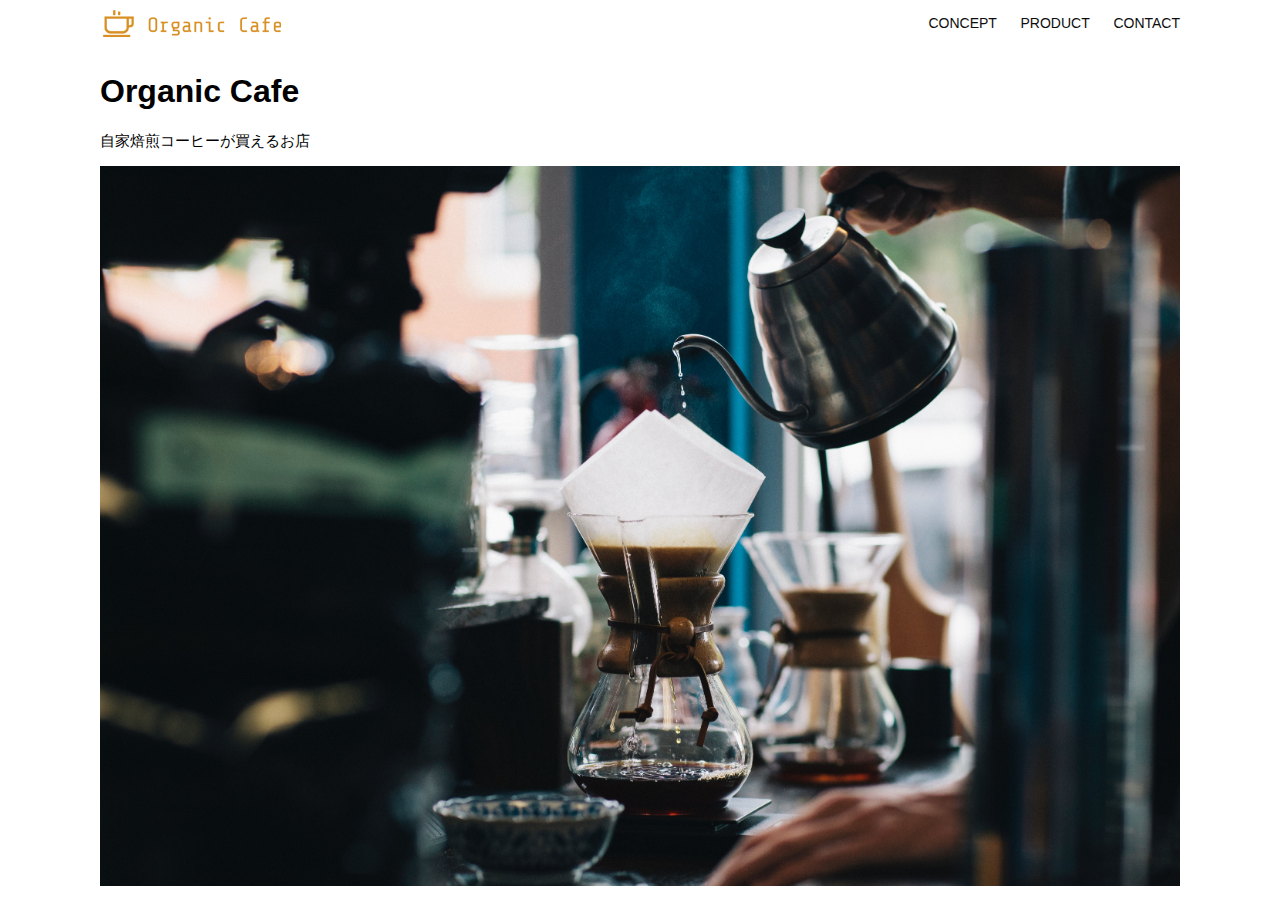
<file: kadai_013/index.html>
<!DOCTYPE html>
<html>
  <head>
    <title>Organic Cafe</title>
    <meta charset="UTF-8" />
    <meta name="description" content="自家焙煎のコーヒーがお家で楽しめるOrganic Cafe"/>
    <meta name="viewport" content="width=device-width, initial-scale=1.0" />
    <link rel="stylesheet" href="style.css" />
  </head>
  <body>
    <!-- ヘッダー -->
    <header>
      <!-- ロゴ -->
      <a href="index.html" id="logo"><img src="images/logo.png" alt="トップページに戻る"/></a>

      <!-- PC用ナビゲーション -->
      <nav id="nav-pc">
        <a href="index.html#concept">CONCEPT</a>
        <a href="index.html#product">PRODUCT</a>
        <a href="index.html#contact">CONTACT</a>
      </nav>

      <!-- SP用メニューボタン -->
      <img id="menu-sp" src="images/button-menu.png" alt="ナビゲーションを開く" onclick="document.getElementById('nav-sp').style.display = 'block'">

      <!-- SP用ナビゲーション -->
      <nav id="nav-sp">
        <img id="close" src="images/button-close.png" alt="ナビゲーションを閉じる" onclick="document.getElementById('nav-sp').style.display = 'none'">

        <a id="logo-sp" href="index.html" onclick="document.getElementById('nav-sp').style.display = 'none'">
          <img src="images/logo-sp.png" alt="トップページに戻る">
        </a>

        <a class="menu" href="index.html#concept" onclick="document.getElementById('nav-sp').style.display = 'none'">
        CONCEPT</a>

        <a class="menu" href="index.html#product" onclick="document.getElementById('nav-sp').style.display = 'none'">
        PRODUCT</a>

        <a class="menu" href="index.html#contact" onclick="document.getElementById('nav-sp').style.display = 'none'">
        CONTACT</a>
      </nav>
    </header>

    <main>
      <article>
        <!-- メインビジュアル -->
        <section id="main-visual">
          <div id="main-message">
            <h1>Organic Cafe</h1>
            <p>自家焙煎コーヒーが買えるお店</p>
          </div>
          <img src="images/main-image.jpg" alt="コーヒーをハンドドリップで淹れる画像"/>
        </section>
      </article>
    </main>
  </body>
</html>
</file>
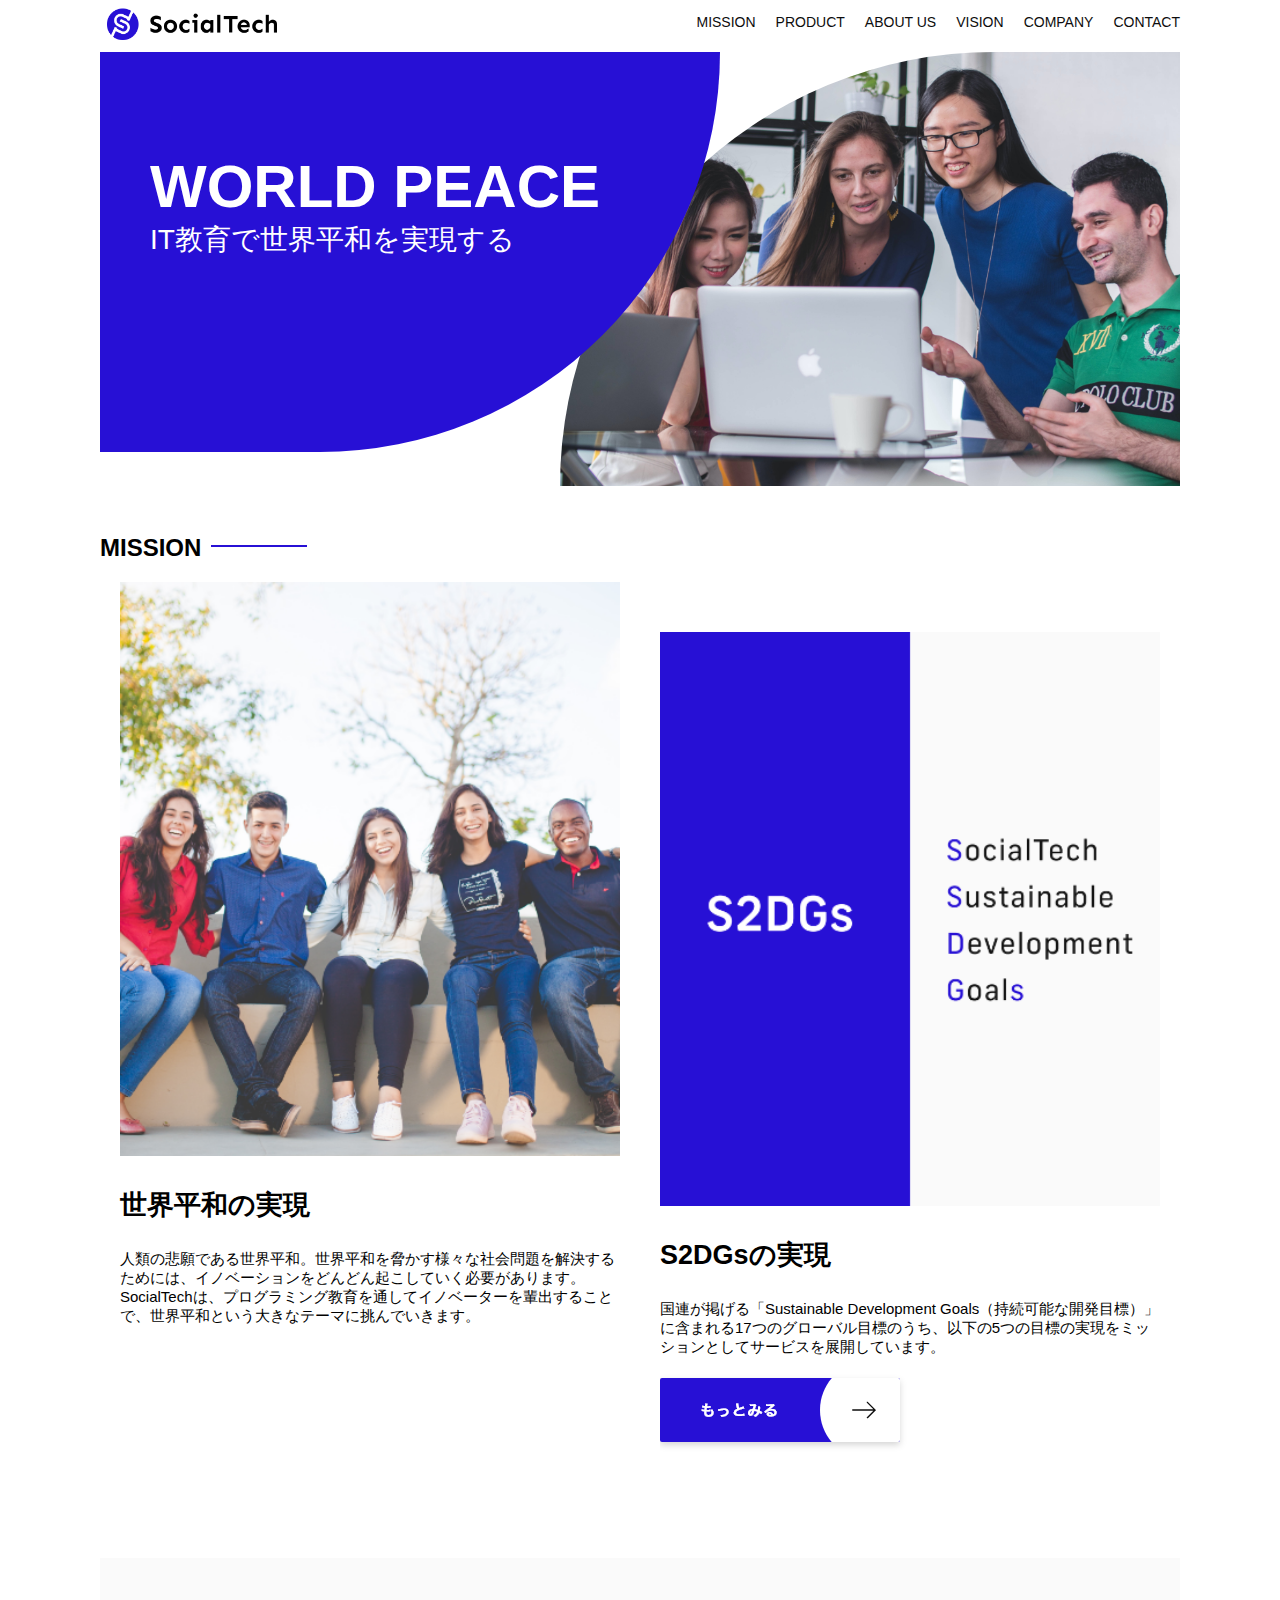
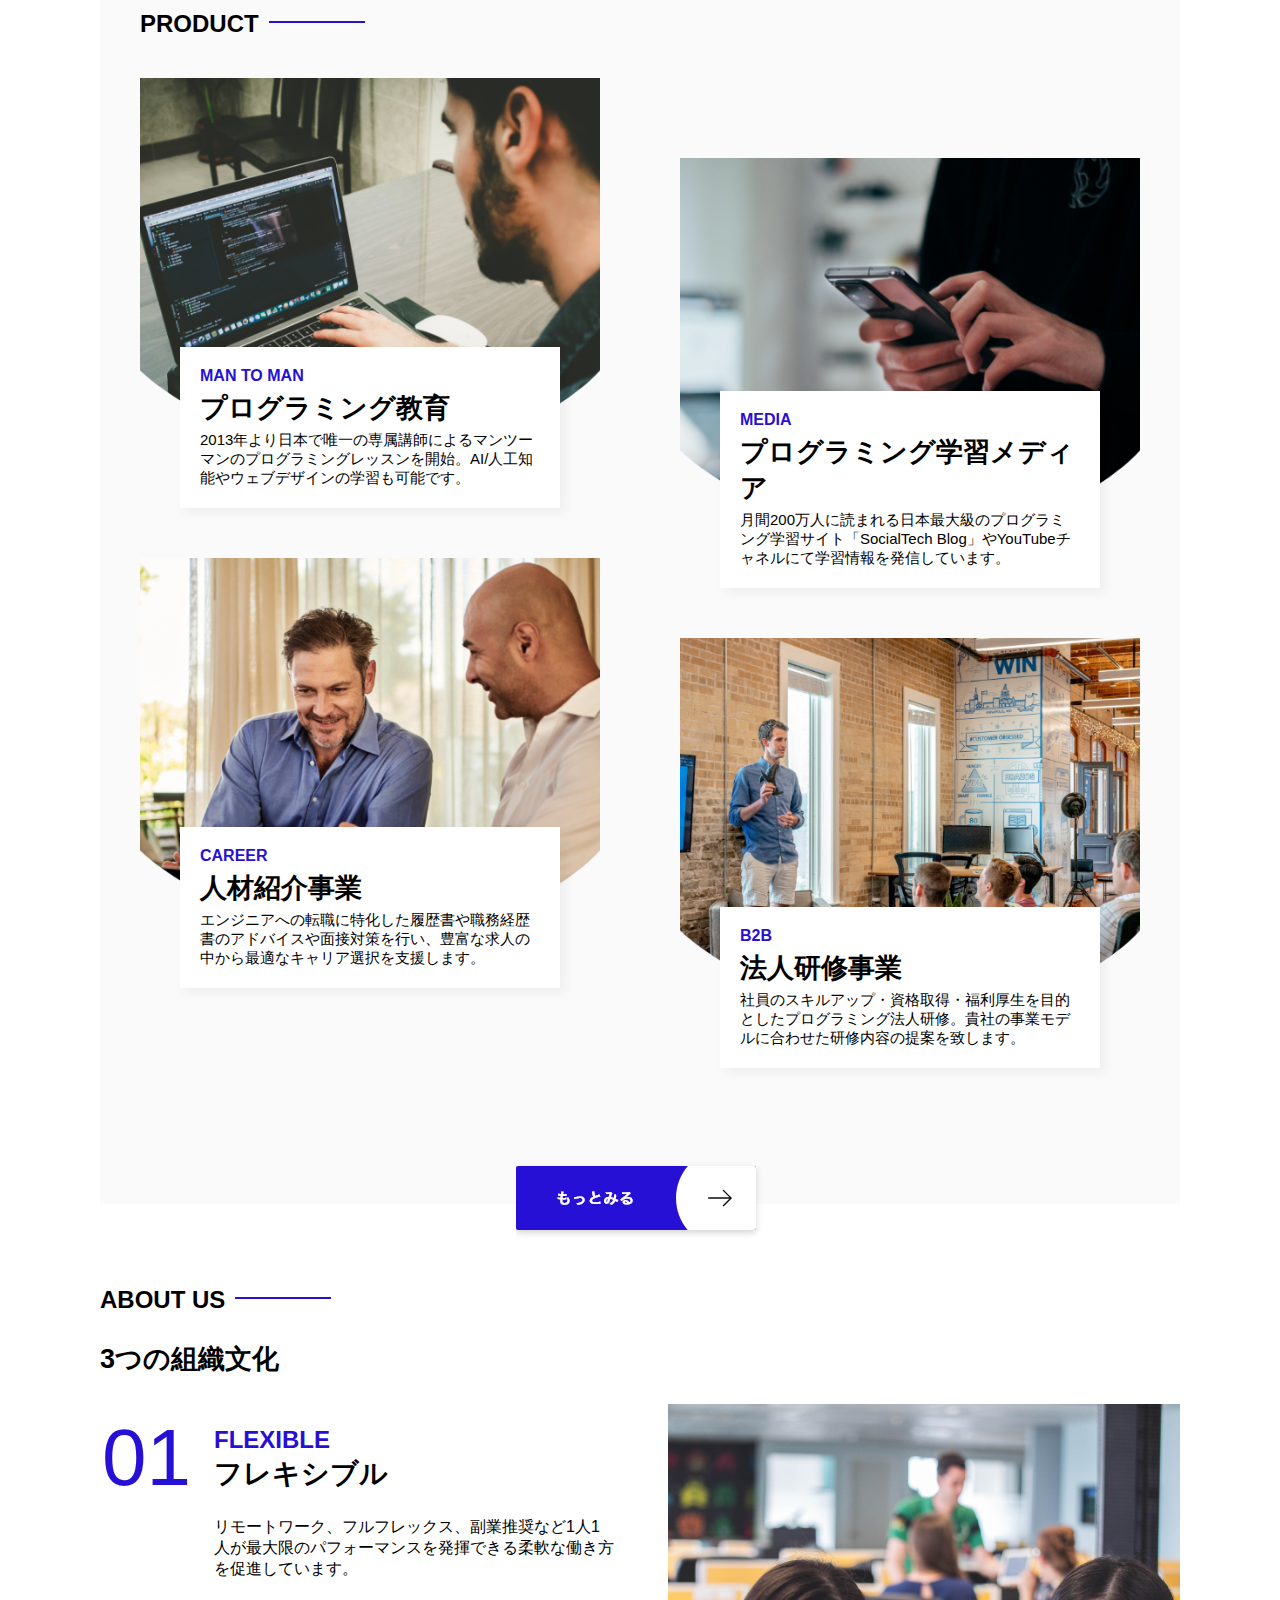
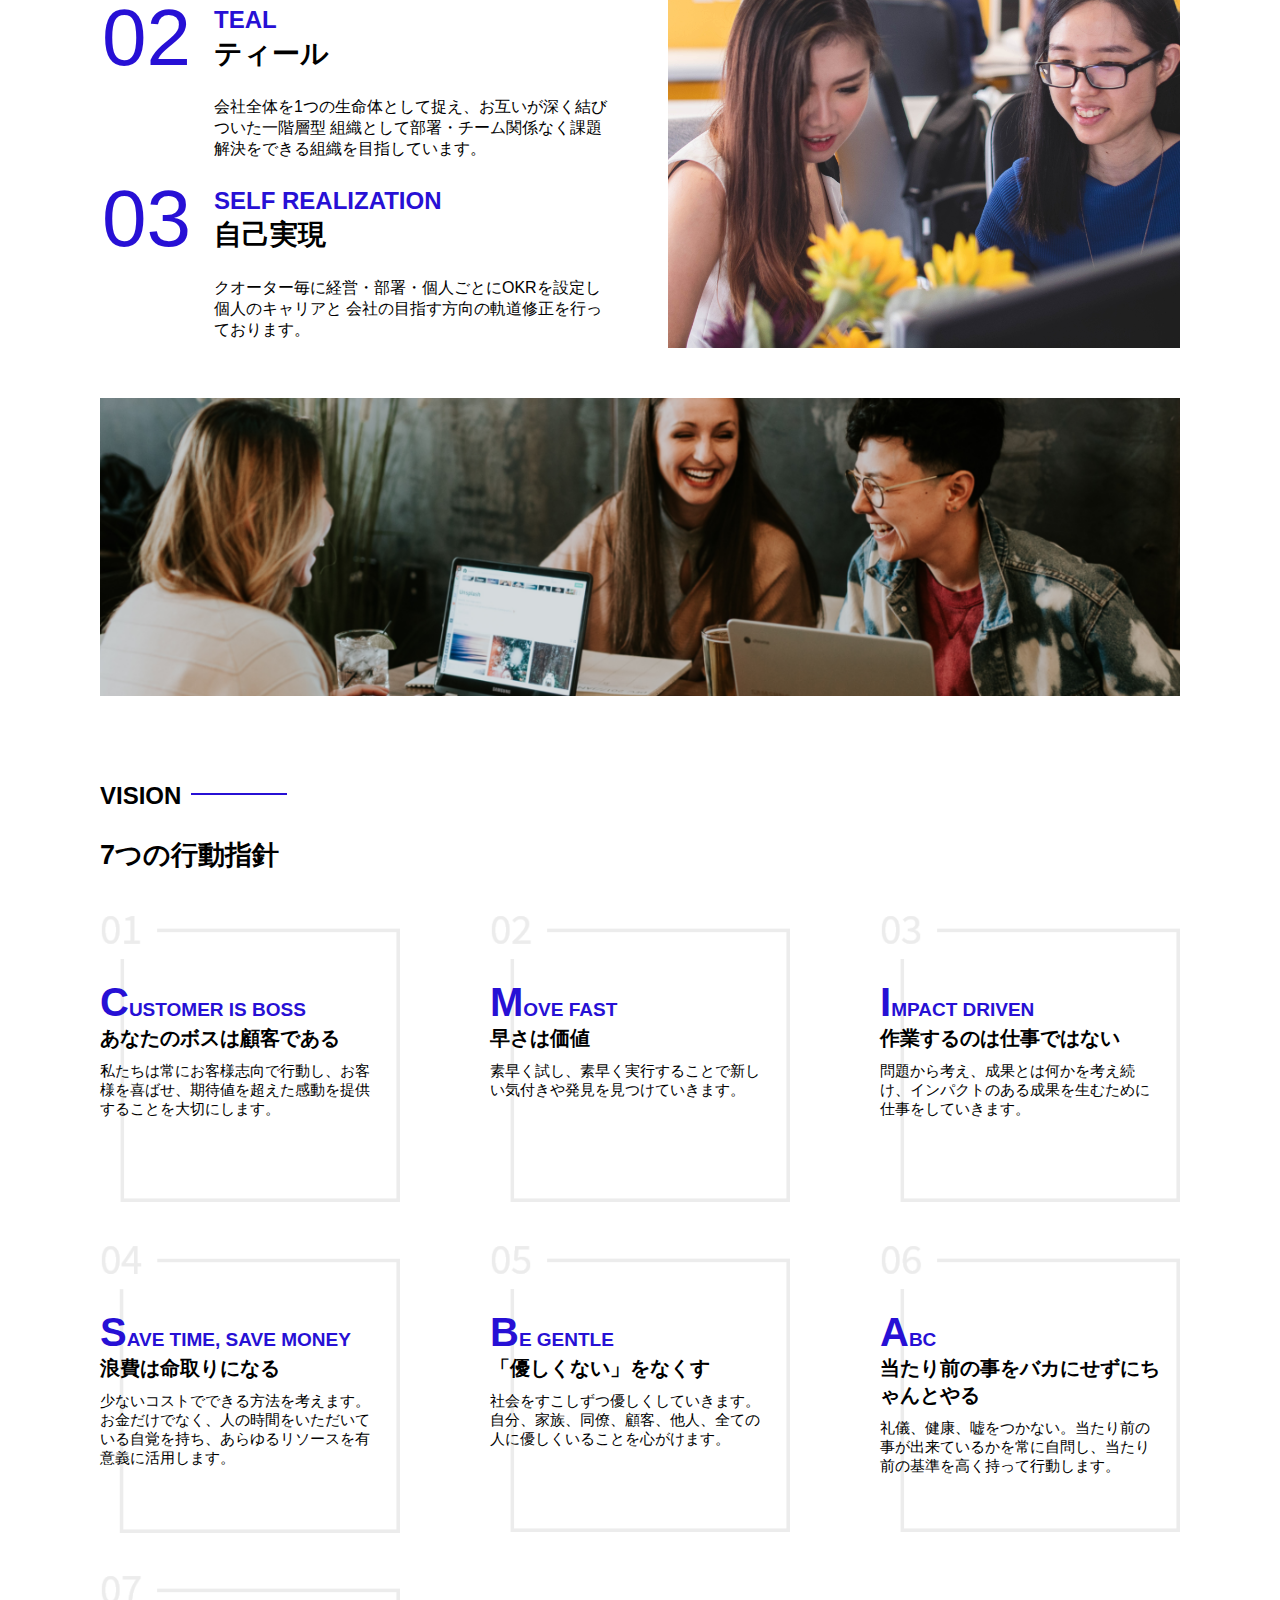
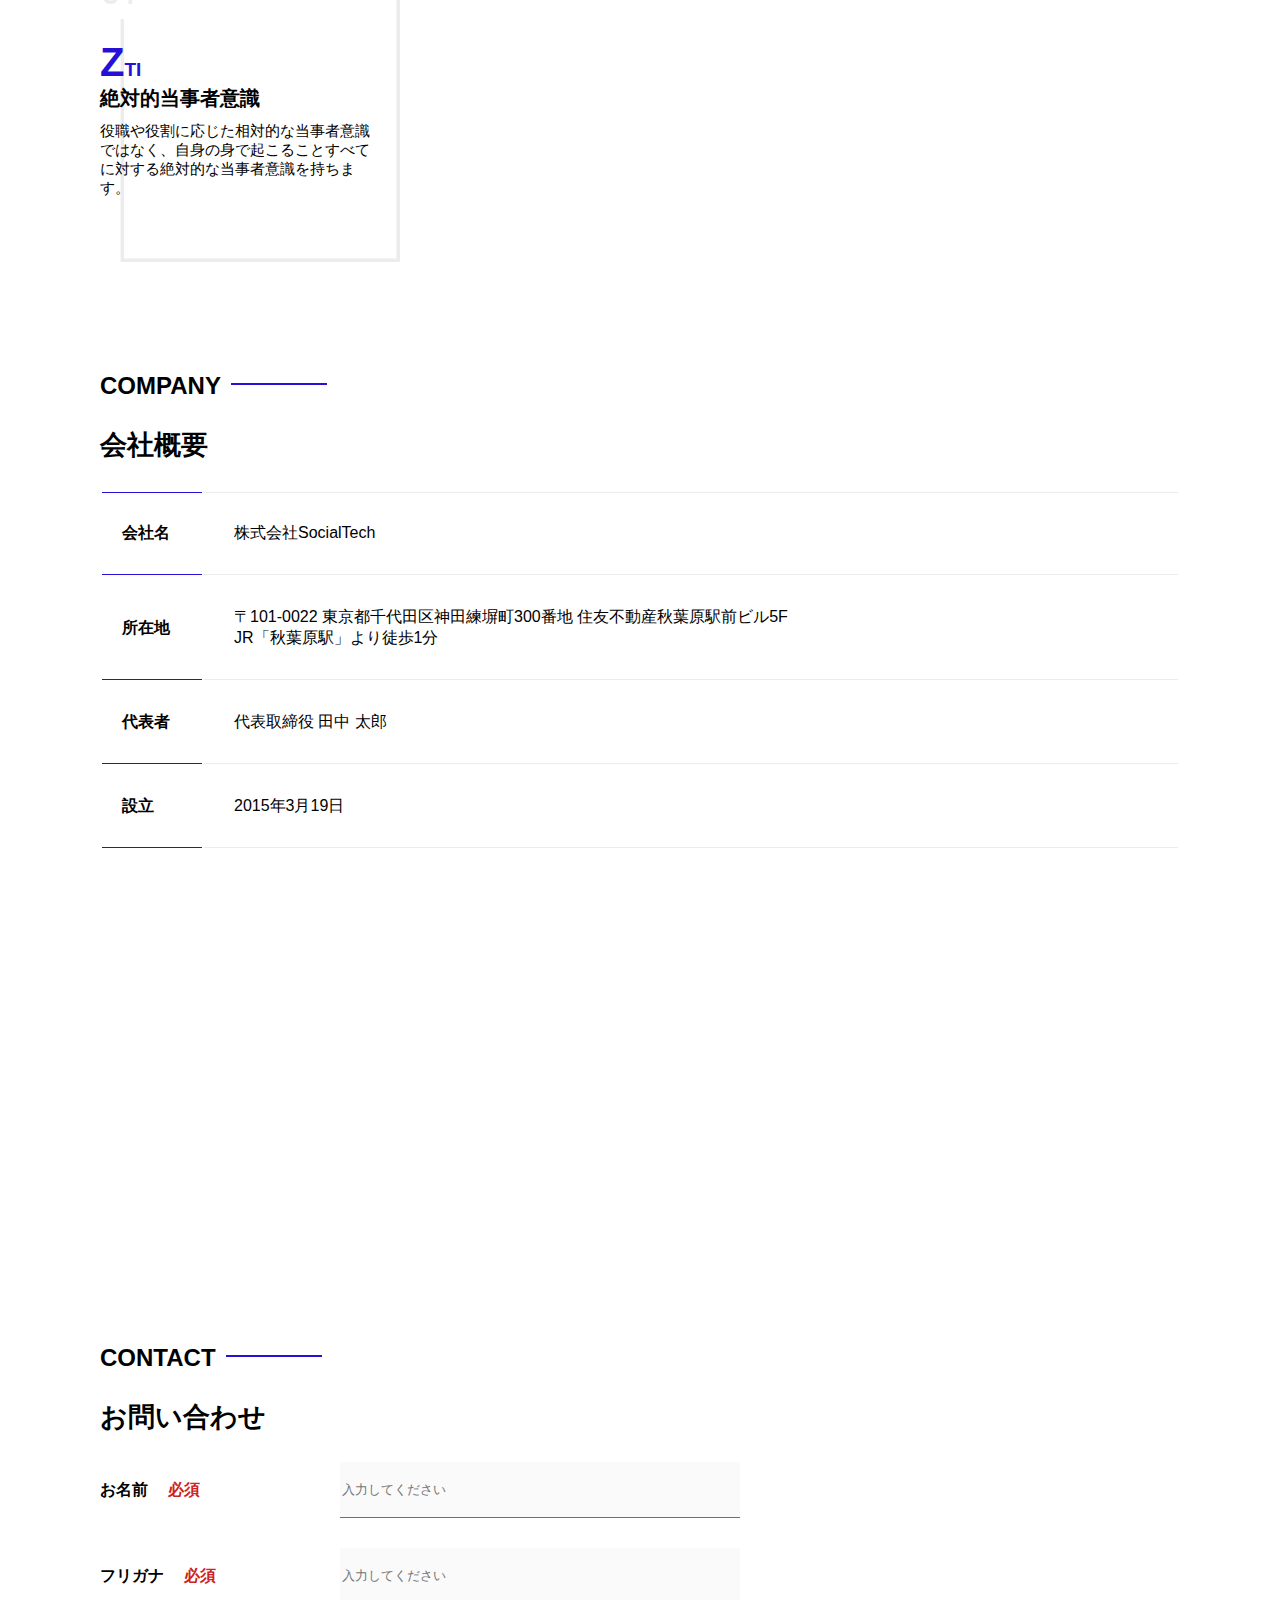
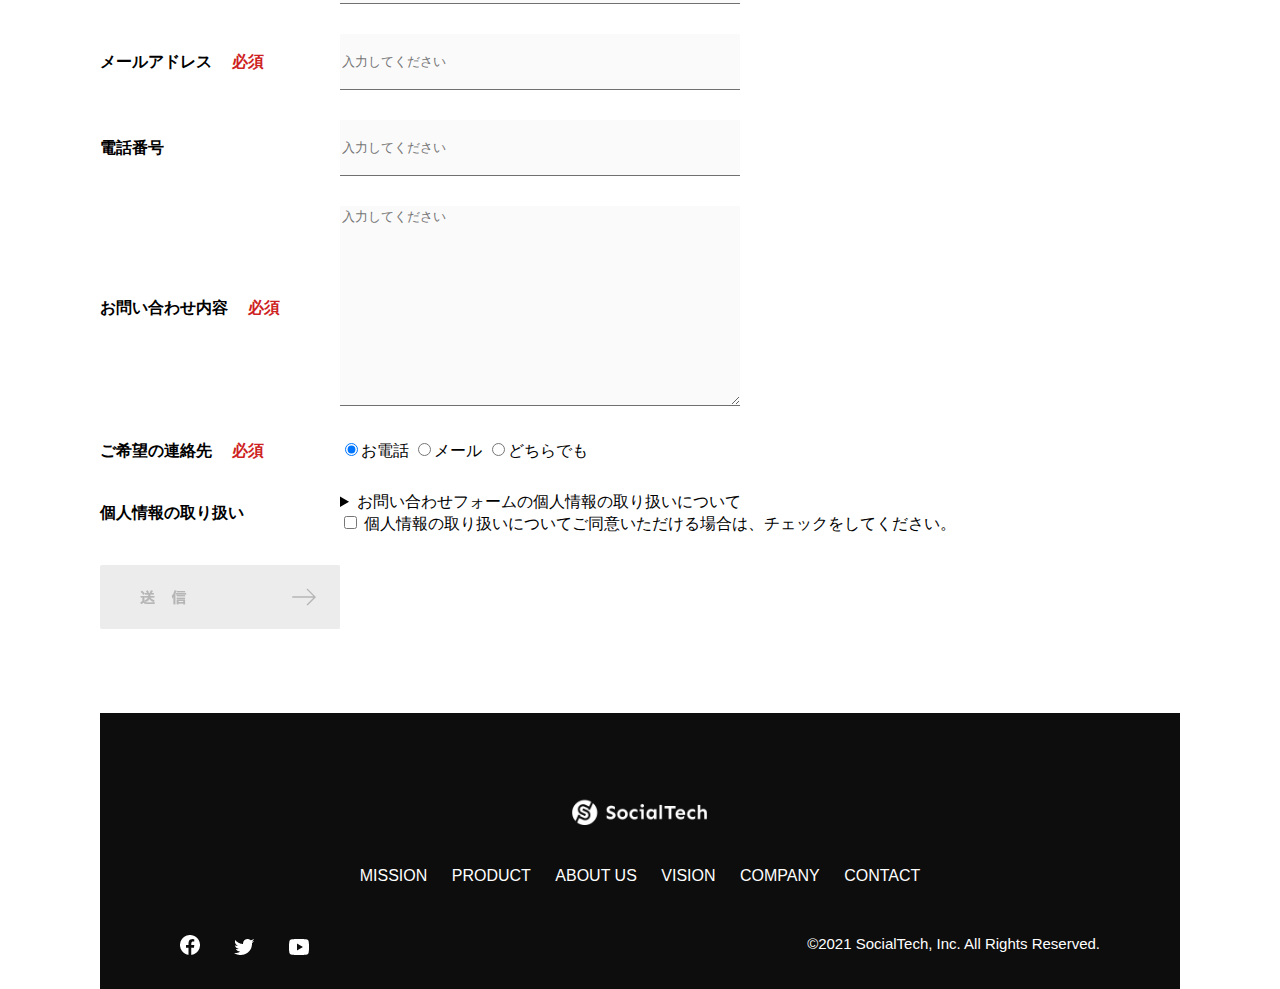
<file: kadai_tutorial_output/index.html>
<!DOCTYPE html>
<html>
  <head>
    <title>SocialTech</title>
    <meta charset="utf-8">
    <meta name="description" content="SocialTechはEdTech業界のリーディングカンパニーを目指します。">
    <meta name="viewport" content="width=device-width, initial-scale=1.0">
    <link rel="stylesheet" href="style.css">
  </head>

  <body>
    <!-- ヘッダー -->
    <header>
      <!-- ロゴ -->
      <a href="index.html" id="logo">
        <img src="images/logo.png" alt="トップページに戻る">
      </a>

      <!-- PC用ナビゲーション -->
      <nav id="nav-pc">
        <ul>
          <li><a href="mission.html">MISSION</a></li>
          <li><a href="product.html">PRODUCT</a></li>
          <li><a href="index.html#aboutus">ABOUT US</a></li>
          <li><a href="index.html#vision">VISION</a></li>
          <li><a href="index.html#company">COMPANY</a></li>
          <li><a href="index.html#contact">CONTACT</a></li>
        </ul>
      </nav>

      <!-- スマホ用メニューボタン -->
      <button id="menu-sp" onclick="document.getElementById('nav-sp').style.display = 'block'">
        <img src="images/button-menu.png" alt="ナビゲーションを開く">
      </button>

      <!-- スマホ用ナビゲーション -->
      <div id="nav-sp">
        <button id="close" onclick="document.getElementById('nav-sp').style.display = 'none'">
          <img src="images/button-close.png" alt="ナビゲーションを閉じる">
        </button>

        <nav>
          <ul>
            <li>
              <a id="logo-sp" href="index.html" onclick="document.getElementById('nav-sp').style.display = 'none'"><img src="images/logo-sp.png" alt="トップページに戻る"></a>
            </li>
            <li><a class="menu" href="mission.html" onclick="document.getElementById('nav-sp').style.display = 'none'">MISSION</a></li>
            <li><a class="menu" href="product.html" onclick="document.getElementById('nav-sp').style.display = 'none'">PRODUCT</a></li>
            <li><a class="menu" href="index.html#aboutus" onclick="document.getElementById('nav-sp').style.display = 'none'">ABOUT US</a></li>
            <li><a class="menu" href="index.html#vision" onclick="document.getElementById('nav-sp').style.display = 'none'">VISION</a></li>
            <li><a class="menu" href="index.html#company" onclick="document.getElementById('nav-sp').style.display = 'none'">COMPANY</a></li>
            <li><a class="menu" href="index.html#contact" onclick="document.getElementById('nav-sp').style.display = 'none'">CONTACT</a></li>
          </ul>
        </nav>
        <div id="sns">
          <a href="https://www.facebook.com/sejuku2013">
            <img src="images/button-facebook.png" alt="Facebookのリンク">
          </a>
          <a href="https://twitter.com/samuraijuku">
            <img src="images/button-twitter.png" alt="Twitterのリンク">
          </a>
          <a href="https://www.youtube.com/channel/UCCFOQO5aDK0xXam4cUQXT8g">
            <img src="images/button-youtube.png" alt="YouTubeのリンク">
          </a>
        </div>
      </div>
    </header>

    <main>
      <article>
        <!-- メインビジュアル -->
        <section id="main-visual">
          <div id="main-message">
            <h1>WORLD PEACE</h1>
            <p>IT教育で世界平和を実現する</p>
          </div>
          <img src="images/index/index-main.png" alt="PCの周りに集まる多国籍の仲間たち">
        </section>

        <!-- ミッション -->
        <section id="mission">
          <h2 class="index-h2">MISSION</h2>
          <div id="mission-flex">
            <div>
              <img id="mission-photo" src="images/index/index-mission.png" alt="屋外のベンチで写真を撮影する多国籍の仲間たち">
              <h3>世界平和の実現</h3>
              <p>人類の悲願である世界平和。世界平和を脅かす様々な社会問題を解決するためには、イノベーションをどんどん起こしていく必要があります。SocialTechは、プログラミング教育を通してイノベーターを輩出することで、世界平和という大きなテーマに挑んでいきます。</p>
            </div>
            <div>
              <img id="s2dgs" src="images/index/s2dgs.png" alt="S2DGs">
              <h3>S2DGsの実現</h3>
              <p>国連が掲げる「Sustainable Development Goals（持続可能な開発目標）」に含まれる17つのグローバル目標のうち、以下の5つの目標の実現をミッションとしてサービスを展開しています。</p>
              <a href="mission.html">
                <img src="images/button-more.png" alt="もっとみる">
              </a>
            </div>
          </div>
        </section>

        <!-- プロダクト -->
        <section id="product">
          <h2 class="index-h2">PRODUCT</h2>
          <div class="product-flex">
            <div id="product-left">
              <div>
                <img class="product-photo" src="images/index/index-mantoman.png" alt="PCでコードを書く男性">
                <div class="product-explain">
                  <span>MAN TO MAN</span>
                  <h3>プログラミング教育</h3>
                  <p>2013年より日本で唯一の専属講師によるマンツーマンのプログラミングレッスンを開始。AI/人工知能やウェブデザインの学習も可能です。</p>
                </div>
              </div>
              <div>
                <img class="product-photo" src="images/index/index-career.png" alt="笑顔で話し合う2人の男性">
                <div class="product-explain">
                  <span>CAREER</span>
                  <h3>人材紹介事業</h3>
                  <p>エンジニアへの転職に特化した履歴書や職務経歴書のアドバイスや面接対策を行い、豊富な求人の中から最適なキャリア選択を支援します。</p>
                </div>
              </div>
            </div>
            <div id="product-right">
              <div>
                <img class="product-photo" src="images/index/index-media.png" alt="スマートフォンを操作する人">
                <div class="product-explain">
                  <span>MEDIA</span>
                  <h3>プログラミング学習メディア</h3>
                  <p>月間200万人に読まれる日本最大級のプログラミング学習サイト「SocialTech Blog」やYouTubeチャネルにて学習情報を発信しています。</p>
                </div>
              </div>
              <div>
                <img class="product-photo" src="images/index/index-b2b.png" alt="講演中の男性とそれを聴く人々">
                <div class="product-explain">
                  <span>B2B</span>
                  <h3>法人研修事業</h3>
                  <p>社員のスキルアップ・資格取得・福利厚生を目的としたプログラミング法人研修。貴社の事業モデルに合わせた研修内容の提案を致します。</p>
                </div>
              </div>
            </div>
          </div>
          <div id="product-more">
            <a href="product.html">
              <img src="images/button-more.png" alt="もっとみる">
            </a>
          </div>
        </section>

        <!-- ABOUT US -->
        <section id="aboutus">
          <h2 class="index-h2">ABOUT US</h2>
          <h3>3つの組織文化</h3>
          <div>
            <table class="culture-table">
              <tr>
                <td class="culture-num">01</td>
                <th><span class="culture-en">FLEXIBLE</span><br>フレキシブル</th>
              </tr>
              <tr>
                <td>
                  <!--空のセル-->
                </td>
                <td class="culture-description">リモートワーク、フルフレックス、副業推奨など1人1人が最大限のパフォーマンスを発揮できる柔軟な働き方を促進しています。</td>
              </tr>
              <tr>
                <td class="culture-num">02</td>
                <th><span class="culture-en">TEAL</span><br>ティール</th>
              </tr>
              <tr>
                <td>
                  <!--空のセル-->
                </td>
                <td class="culture-description">会社全体を1つの生命体として捉え、お互いが深く結びついた一階層型 組織として部署・チーム関係なく課題解決をできる組織を目指しています。</td>
              </tr>
              <tr>
                <td class="culture-num">03</td>
                <th><span class="culture-en">SELF REALIZATION</span><br>自己実現</th>
              </tr>
              <tr>
                <td>
                  <!--空のセル-->
                </td>
                <td class="culture-description">クオーター毎に経営・部署・個人ごとにOKRを設定し個人のキャリアと 会社の目指す方向の軌道修正を行っております。</td>
              </tr>
            </table>
            <img class="culture-img" src="images/index/index-aboutus1.png" alt="笑顔で話し合う2人の女性">
          </div>
          <img class="culture-img2" src="images/index/index-aboutus2.png" alt="笑顔で話し合う3人の男女">
        </section>

        <!-- VISION -->
        <section id="vision">
          <h2 class="index-h2">VISION</h2>
          <h3>7つの行動指針</h3>
          <div>
            <div class="vision-box">
              <img src="images/index/vision-01.png" alt="01">
              <div>
                <h4>CUSTOMER IS BOSS</h4>
                <h5>あなたのボスは顧客である</h5>
                <p>私たちは常にお客様志向で行動し、お客様を喜ばせ、期待値を超えた感動を提供することを大切にします。</p>
              </div>
            </div>
            <div class="vision-box">
              <img src="images/index/vision-02.png" alt="02">
              <div>
                <h4>MOVE FAST</h4>
                <h5>早さは価値</h5>
                <p>素早く試し、素早く実行することで新しい気付きや発見を見つけていきます。</p>
              </div>
            </div>
            <div class="vision-box">
              <img src="images/index/vision-03.png" alt="03">
              <div>
                <h4>IMPACT DRIVEN</h4>
                <h5>作業するのは仕事ではない</h5>
                <p>問題から考え、成果とは何かを考え続け、インパクトのある成果を生むために仕事をしていきます。</p>
              </div>
            </div>
            <div class="vision-box">
              <img src="images/index//vision-04.png" alt="04">
              <div>
                <h4>SAVE TIME, SAVE MONEY</h4>
                <h5>浪費は命取りになる</h5>
                <p>少ないコストでできる方法を考えます。お金だけでなく、人の時間をいただいている自覚を持ち、あらゆるリソースを有意義に活用します。</p>
              </div>
            </div>
            <div class="vision-box">
              <img src="images/index/vision-05.png" alt="05">
              <div>
                <h4>BE GENTLE</h4>
                <h5>「優しくない」をなくす</h5>
                <p>社会をすこしずつ優しくしていきます。自分、家族、同僚、顧客、他人、全ての人に優しくいることを心がけます。</p>
              </div>
            </div>
            <div class="vision-box">
              <img src="images/index/vision-06.png" alt="06">
              <div>
                <h4>ABC</h4>
                <h5>当たり前の事をバカにせずにちゃんとやる</h5>
                <p>礼儀、健康、嘘をつかない。当たり前の事が出来ているかを常に自問し、当たり前の基準を高く持って行動します。</p>
              </div>
            </div>
            <div class="vision-box">
              <img src="images/index/vision-07.png" alt="07">
              <div>
                <h4>ZTI</h4>
                <h5>絶対的当事者意識</h5>
                <p>役職や役割に応じた相対的な当事者意識ではなく、自身の身で起こることすべてに対する絶対的な当事者意識を持ちます。</p>
              </div>
            </div>
          </div>
        </section>

        <!-- COMPANY -->
        <section id="company">
          <h2 class="index-h2">COMPANY</h2>
          <h3>会社概要</h3>
          <table id="company-table">
            <tr>
              <th class="tableheader tableheader-first">会社名</th>
              <td class="cell cell-first">株式会社SocialTech</td>
            </tr>
            <tr>
              <th class="tableheader">所在地</th>
              <td class="cell">〒101-0022 東京都千代田区神田練塀町300番地 住友不動産秋葉原駅前ビル5F<br>JR「秋葉原駅」より徒歩1分</td>
            </tr>
            <tr>
              <th class="tableheader">代表者</th>
              <td class="cell">代表取締役 田中 太郎</td>
            </tr>
            <tr>
              <th class="tableheader">設立</th>
              <td class="cell">2015年3月19日</td>
            </tr>
          </table>
          <iframe src="https://www.google.com/maps/embed?pb=!1m18!1m12!1m3!1d3240.0688551336807!2d139.7720776771055!3d35.69992317258124!2m3!1f0!2f0!3f0!3m2!1i1024!2i768!4f13.1!3m3!1m2!1s0x60188fee13660e23%3A0x77137876edf742ac!2z5L2P5Y-L5LiN5YuV55Sj56eL6JGJ5Y6f6aeF5YmN44OT44Or!5e0!3m2!1sja!2sjp!4v1704858013291!5m2!1sja!2sjp" style="border: 0" allowfullscreen="" loading="lazy"></iframe>
        </section>

        <!-- お問い合わせフォーム -->
        <section id="contact">
          <h2 class="index-h2">CONTACT</h2>
          <h3>お問い合わせ</h3>
          <form>
            <div>
              <div class="contact-heading">
                <label class="contact-label">お名前<span class="contact-span">必須</span></label>
              </div>
              <div>
                <input type="text" name="name" placeholder="入力してください" class="contact-textbox">
              </div>
            </div>
            <div>
              <div class="contact-heading">
                <label class="contact-label">フリガナ<span class="contact-span">必須</span></label>
              </div>
              <div>
                <input type="text" name="hurigana" placeholder="入力してください" class="contact-textbox">
              </div>
            </div>
            <div>
              <div class="contact-heading">
                <label class="contact-label">メールアドレス<span class="contact-span">必須</span></label>
              </div>
              <div>
                <input type="text" name="email" placeholder="入力してください" class="contact-textbox">
              </div>
            </div>
            <div>
              <div class="contact-heading">
                <label class="contact-label">電話番号</label>
              </div>
              <div>
                <input type="text" name="tel" placeholder="入力してください" class="contact-textbox">
              </div>
            </div>
            <div>
              <div class="contact-heading">
                <label class="contact-label">お問い合わせ内容<span class="contact-span">必須</span></label>
              </div>
              <div>
                <textarea class="contact-textarea" placeholder="入力してください" name="message"></textarea>
              </div>
            </div>
            <div>
              <div class="contact-heading">
                <label class="contact-label">ご希望の連絡先<span class="contact-span">必須</span></label>
              </div>
              <div><input class="radiobutton" type="radio" value="tel" name="contact" checked><label>お電話</label> <input class="radiobutton" type="radio" value="mail" name="contact"><label>メール</label> <input class="radiobutton" type="radio" value="both" name="contact"><label>どちらでも</label></div>
            </div>
            <div>
              <div class="contact-heading">
                <label class="contact-label">個人情報の取り扱い</label>
              </div>
              <div>
                <details>
                  <summary>お問い合わせフォームの個人情報の取り扱いについて</summary>
                  <div>
                    <dl>
                      <dt>１．組織の名称又は氏名</dt>
                      <dd>株式会社SocialTech</dd>
                      <dt>２．個人情報保護管理者（若しくはその代理人）の氏名又は職名、所属及び連絡先</dt>
                      <dd>
                        <p>鈴木 一郎 コーポレート部</p>
                        <p>メールアドレス：samurai@example.com</p>
                        <p>TEL：03-1234-5678</p>
                      </dd>
                      <dt>３．個人情報の利用目的</dt>
                      <dd>
                        <ul>
                          <li>・本サービス及び本サービスに関連する情報の提供又はそれらに関する連絡のため</li>
                          <li>・ユーザーの本人確認のため</li>
                          <li>・当社サービスのご案内のため</li>
                          <li>・当社の商品等の広告または宣伝（電子メールによるものを含むものとします。）</li>
                        </ul>
                      </dd>
                      <dt>４．個人情報の取り扱い業務の委託</dt>
                      <dd>個人情報の取扱業務の全部または一部を外部に業務委託する場合があります。その際、弊社は、個人情報を適切に保護できる管理体制を敷き実行していることを条件として委託先を厳選したうえで、機密保持契約を委託先と締結し、お客様の個人情報を厳密に管理させます。</dd>
                      <dt>５．個人情報の開示等の請求</dt>
                      <dd>
                        お客様は、弊社に対してご自身の個人情報の開示等（利用目的の通知、開示、内容の訂正・追加・削除、利用の停止または消去、第三者への提供の停止）に関して、当社問合わせ窓口に申し出ることができます。<br>
                        その際、弊社はお客様ご本人を確認させていただいたうえで、合理的な期間内に対応いたします。<br>
                        なお、個人情報に関する弊社問合わせ先は、次の通りです。
                      </dd>
                      <dd>
                        <p>株式会社SocialTech　個人情報問合せ窓口</p>
                        <p>〒150-0043　東京都千代田区神田練塀町300番地 住友不動産秋葉原駅前ビル5F</p>
                        <p>メールアドレス：samurai@example.com　TEL：03-1234-5678</p>
                      </dd>

                      <dt>６．個人情報を提供されることの任意性について</dt>
                      <dd>お客様がご自身の個人情報を弊社に提供されるか否かは、お客様のご判断によりますが、もしご提供されない場合には、適切なサービスが提供できない場合がありますので予めご了承ください。</dd>
                    </dl>
                  </div>
                </details>
                <input type="checkbox" name="agree">
                <span>個人情報の取り扱いについてご同意いただける場合は、チェックをしてください。</span>
              </div>
            </div>
            <input type="image" src="images/button-submit.png" alt="送信する">
          </form>
        </section>
      </article>
    </main>

    <footer>
      <div id="footer-logo">
        <img src="images/logo-sp.png" alt="SocialTech">
      </div>
      <div id="footer-link">
        <a href="mission.html">MISSION</a>
        <a href="product.html">PRODUCT</a>
        <a href="index.html#aboutus">ABOUT US</a>
        <a href="index.html#vision">VISION</a>
        <a href="index.html#company">COMPANY</a>
        <a href="index.html#contact">CONTACT</a>
      </div>
      <div id="sns-footer">
        <div class="sns-btns">
          <a href="https://www.facebook.com/sejuku2013"><img src="images/button-facebook.png" alt="Facebookのリンク"></a>
          <a href="https://twitter.com/samuraijuku"><img src="images/button-twitter.png" alt="Twitterのリンク"></a>
          <a href="https://www.youtube.com/channel/UCCFOQO5aDK0xXam4cUQXT8g"><img src="images/button-youtube.png" alt="YouTubeのリンク"></a>
        </div>
        <p id="copyright">&copy;2021 SocialTech, Inc. All Rights Reserved.</p>
      </div>
    </footer>

  </body>
</html>
</file>
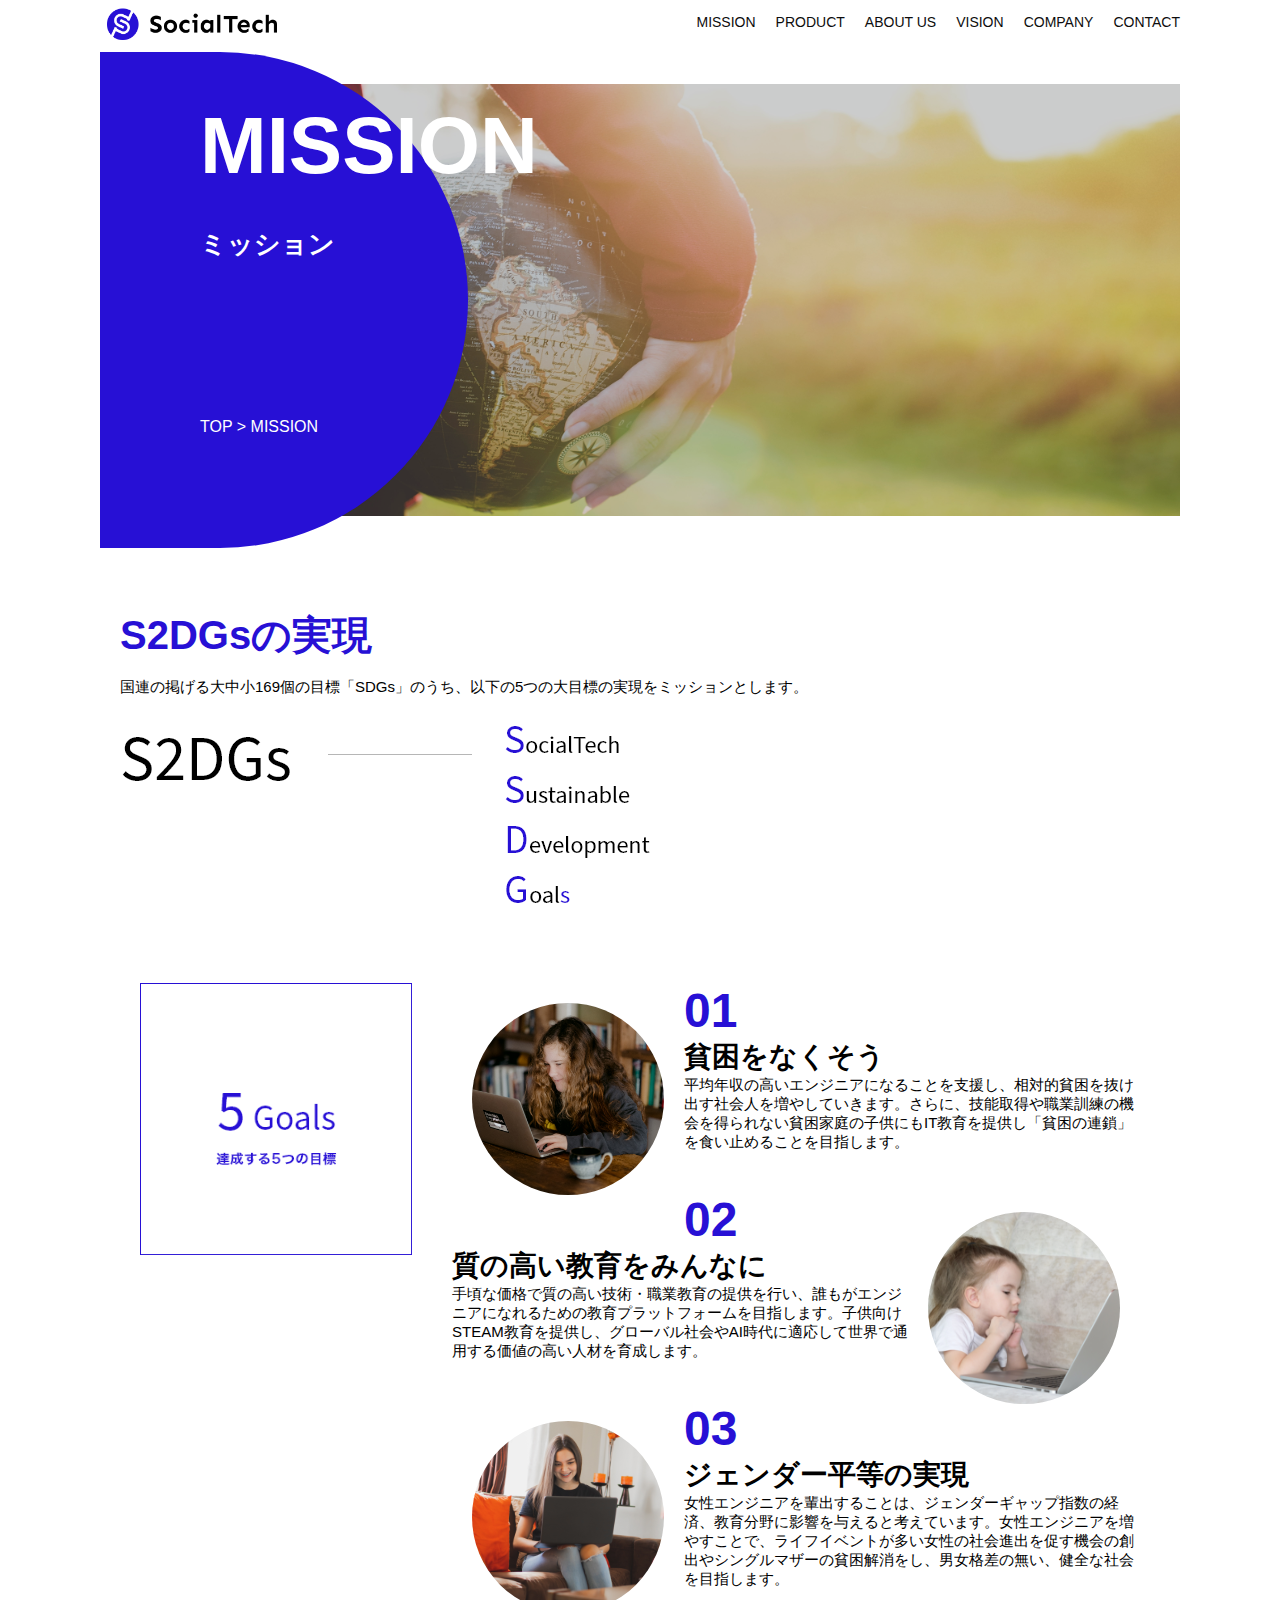
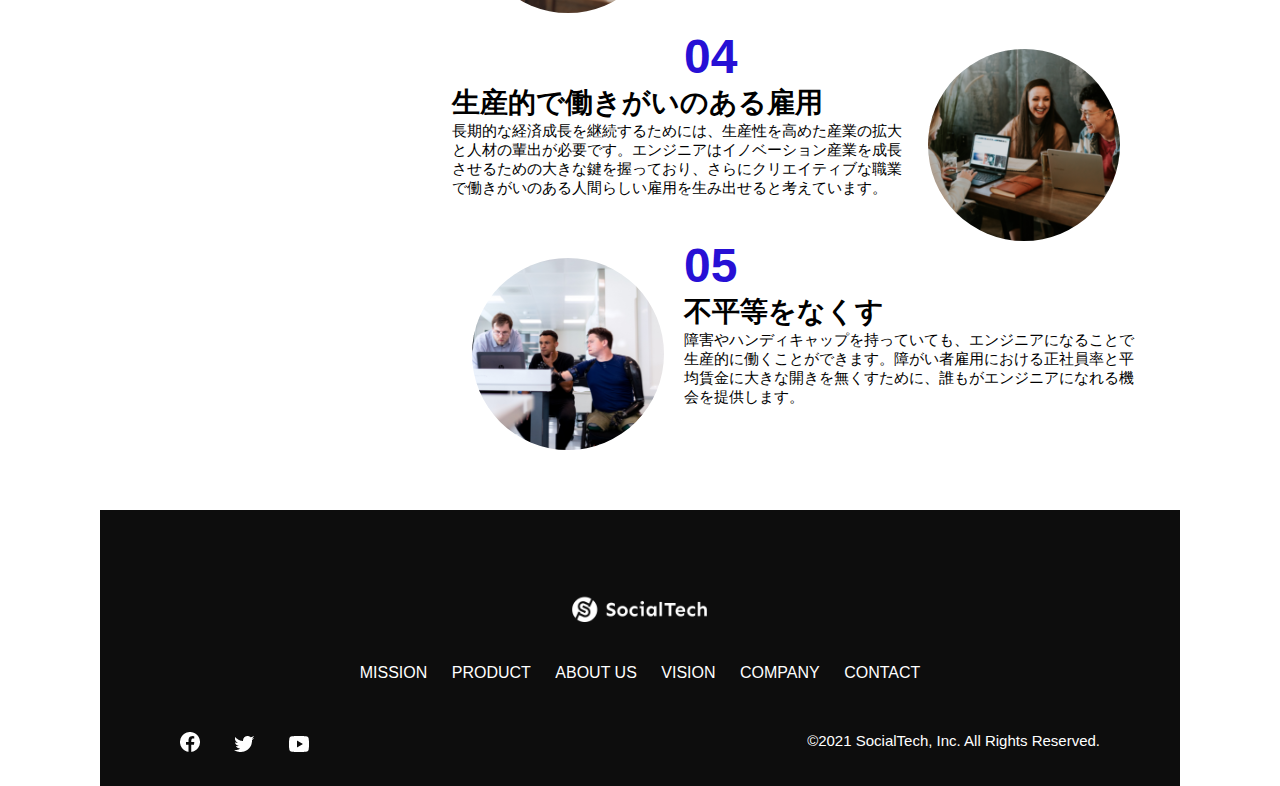
<file: kadai_tutorial_output/mission.html>
<!DOCTYPE html>
<html>
  <head>
    <title>SocialTech - MISSION ミッション -</title>
    <meta charset="utf-8">
    <meta name="description" content="SocialTechが目指す5つの目標（S2DGs）を紹介します">
    <meta name="viewport" content="width=device-width, initial-scale=1.0">
    <link rel="stylesheet" href="style.css">
  </head>

  <body>
    <!-- ヘッダー -->
    <header>
      <!-- ロゴ -->
      <a href="index.html" id="logo">
        <img src="images/logo.png" alt="トップページに戻る">
      </a>

      <!-- PC用ナビゲーション -->
      <nav id="nav-pc">
        <ul>
          <li><a href="mission.html">MISSION</a></li>
          <li><a href="product.html">PRODUCT</a></li>
          <li><a href="index.html#aboutus">ABOUT US</a></li>
          <li><a href="index.html#vision">VISION</a></li>
          <li><a href="index.html#company">COMPANY</a></li>
          <li><a href="index.html#contact">CONTACT</a></li>
        </ul>
      </nav>

      <!-- スマホ用メニューボタン -->
      <button id="menu-sp" onclick="document.getElementById('nav-sp').style.display = 'block'">
        <img src="images/button-menu.png" alt="ナビゲーションを開く">
      </button>

      <!-- スマホ用ナビゲーション -->
      <div id="nav-sp">
        <button id="close" onclick="document.getElementById('nav-sp').style.display = 'none'">
          <img src="images/button-close.png" alt="ナビゲーションを閉じる">
        </button>

        <nav>
          <ul>
            <li>
              <a id="logo-sp" href="index.html" onclick="document.getElementById('nav-sp').style.display = 'none'"><img src="images/logo-sp.png" alt="トップページに戻る"></a>
            </li>
            <li><a class="menu" href="mission.html" onclick="document.getElementById('nav-sp').style.display = 'none'">MISSION</a></li>
            <li><a class="menu" href="product.html" onclick="document.getElementById('nav-sp').style.display = 'none'">PRODUCT</a></li>
            <li><a class="menu" href="index.html#aboutus" onclick="document.getElementById('nav-sp').style.display = 'none'">ABOUT US</a></li>
            <li><a class="menu" href="index.html#vision" onclick="document.getElementById('nav-sp').style.display = 'none'">VISION</a></li>
            <li><a class="menu" href="index.html#company" onclick="document.getElementById('nav-sp').style.display = 'none'">COMPANY</a></li>
            <li><a class="menu" href="index.html#contact" onclick="document.getElementById('nav-sp').style.display = 'none'">CONTACT</a></li>
          </ul>
        </nav>
        <div id="sns">
          <a href="https://www.facebook.com/sejuku2013">
            <img src="images/button-facebook.png" alt="Facebookのリンク">
          </a>
          <a href="https://twitter.com/samuraijuku">
            <img src="images/button-twitter.png" alt="Twitterのリンク">
          </a>
          <a href="https://www.youtube.com/channel/UCCFOQO5aDK0xXam4cUQXT8g">
            <img src="images/button-youtube.png" alt="YouTubeのリンク">
          </a>
        </div>
      </div>
    </header>

    <main>
      <article>
        <section id="mission-main">
          <div class="mission-main-inner">
            <div id="mission-title">
              <h1>MISSION<br><span>ミッション</span></h1>
              <p>TOP > MISSION</p>
            </div>
          </div>
        </section>

        <section id="mission-s2dgs">
          <h2 class="mission-h2">S2DGsの実現</h2>
          <p>国連の掲げる大中小169個の目標「SDGs」のうち、以下の5つの大目標の実現をミッションとします。</p>
          <img src="images/mission/mission-s2dgs.png" alt="S2DGs">
        </section>

        <section id="mission-five-goals">
          <div class="five-goals-image">
            <img src="images/mission/mission-5goals.png" alt="5Goals">
          </div>
          <div class="five-goals-read">
            <div>
              <img class="fivegoals-image-left" src="images/mission/mission-5goals01.png" alt="PCを操作する女の子">
              <span class="fivegoals-number">01</span>
              <h3 class="fivegoals-h3">貧困をなくそう</h3>
              <p class="fivegoals-p">平均年収の高いエンジニアになることを支援し、相対的貧困を抜け出す社会人を増やしていきます。さらに、技能取得や職業訓練の機会を得られない貧困家庭の子供にもIT教育を提供し「貧困の連鎖」を食い止めることを目指します。</p>
            </div>
            <div>
              <img class="fivegoals-image-right" src="images/mission/mission-5goals02.png" alt="PCを見つめる小さい女の子">
              <span class="fivegoals-number">02</span>
              <h3 class="fivegoals-h3">質の高い教育をみんなに</h3>
              <p class="fivegoals-p">手頃な価格で質の高い技術・職業教育の提供を行い、誰もがエンジニアになれるための教育プラットフォームを目指します。子供向けSTEAM教育を提供し、グローバル社会やAI時代に適応して世界で通用する価値の高い人材を育成します。</p>
            </div>
            <div>
              <img class="fivegoals-image-left" src="images/mission/mission-5goals03.png" alt="PCを操作する女性">

              <span class="fivegoals-number">03</span>
              <h3 class="fivegoals-h3">ジェンダー平等の実現</h3>
              <p class="fivegoals-p">女性エンジニアを輩出することは、ジェンダーギャップ指数の経済、教育分野に影響を与えると考えています。女性エンジニアを増やすことで、ライフイベントが多い女性の社会進出を促す機会の創出やシングルマザーの貧困解消をし、男女格差の無い、健全な社会を目指します。</p>
            </div>
            <div>
              <img class="fivegoals-image-right" src="images/mission/mission-5goals04.png" alt="笑顔で話し合う3人の男女">
              <span class="fivegoals-number">04</span>
              <h3 class="fivegoals-h3">生産的で働きがいのある雇用</h3>
              <p class="fivegoals-p">長期的な経済成長を継続するためには、生産性を高めた産業の拡大と人材の輩出が必要です。エンジニアはイノベーション産業を成長させるための大きな鍵を握っており、さらにクリエイティブな職業で働きがいのある人間らしい雇用を生み出せると考えています。</p>
            </div>
            <div>
              <img class="fivegoals-image-left" src="images/mission/mission-5goals05.png" alt="障害を持つ男性が生き生きと働く様子">
              <span class="fivegoals-number">05</span>
              <h3 class="fivegoals-h3">不平等をなくす</h3>
              <p class="fivegoals-p">障害やハンディキャップを持っていても、エンジニアになることで生産的に働くことができます。障がい者雇用における正社員率と平均賃金に大きな開きを無くすために、誰もがエンジニアになれる機会を提供します。</p>
            </div>
          </div>
        </section>
      </article>
    </main>

    <footer>
      <div id="footer-logo">
        <img src="images/logo-sp.png" alt="SocialTech">
      </div>
      <div id="footer-link">
        <a href="mission.html">MISSION</a>
        <a href="product.html">PRODUCT</a>
        <a href="index.html#aboutus">ABOUT US</a>
        <a href="index.html#vision">VISION</a>
        <a href="index.html#company">COMPANY</a>
        <a href="index.html#contact">CONTACT</a>
      </div>
      <div id="sns-footer">
        <div class="sns-btns">
          <a href="https://www.facebook.com/sejuku2013"><img src="images/button-facebook.png" alt="Facebookのリンク"></a>
          <a href="https://twitter.com/samuraijuku"><img src="images/button-twitter.png" alt="Twitterのリンク"></a>
          <a href="https://www.youtube.com/channel/UCCFOQO5aDK0xXam4cUQXT8g"><img src="images/button-youtube.png" alt="YouTubeのリンク"></a>
        </div>
        <p id="copyright">&copy;2021 SocialTech, Inc. All Rights Reserved.</p>
      </div>
    </footer>

  </body>
</html>
</file>
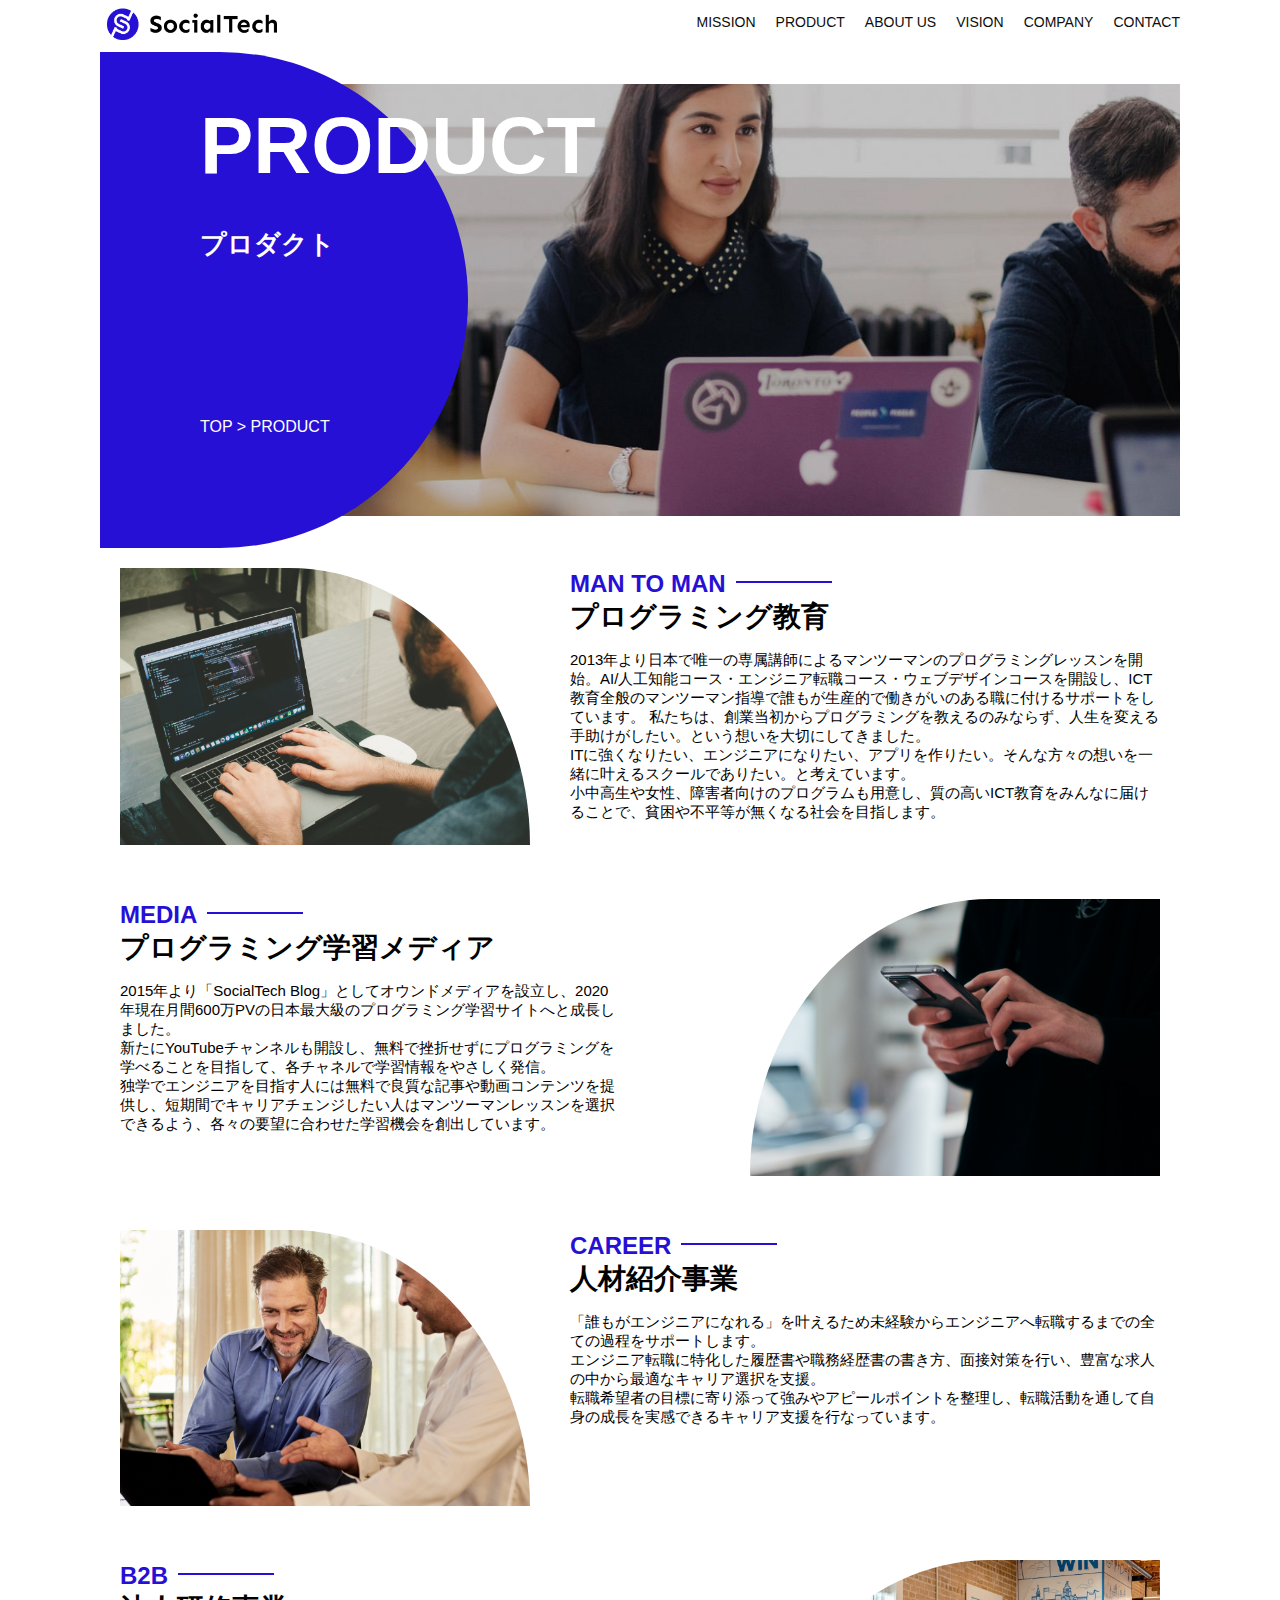
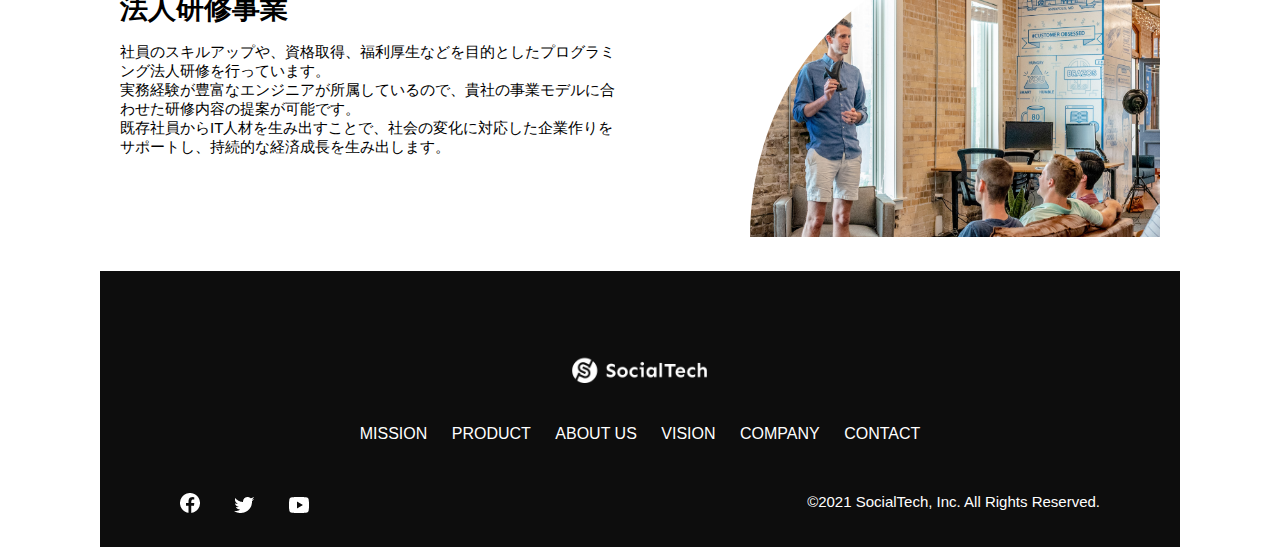
<file: kadai_tutorial_output/product.html>
<!DOCTYPE html>
<html>
  <head>
    <title>SocialTech -PRODUCT プロダクト-</title>
    <meta charset="utf-8">
    <meta name="description" content="SocialTechの4つのプロダクトを紹介します">
    <meta name="viewport" content="width=device-width, initial-scale=1.0">
    <link rel="stylesheet" href="style.css">
  </head>

  <body>
    <!-- ヘッダー -->
    <header>
      <!-- ロゴ -->
      <a href="index.html" id="logo">
        <img src="images/logo.png" alt="トップページに戻る">
      </a>

      <!-- PC用ナビゲーション -->
      <nav id="nav-pc">
        <ul>
          <li><a href="mission.html">MISSION</a></li>
          <li><a href="product.html">PRODUCT</a></li>
          <li><a href="index.html#aboutus">ABOUT US</a></li>
          <li><a href="index.html#vision">VISION</a></li>
          <li><a href="index.html#company">COMPANY</a></li>
          <li><a href="index.html#contact">CONTACT</a></li>
        </ul>
      </nav>

      <!-- スマホ用メニューボタン -->
      <button id="menu-sp" onclick="document.getElementById('nav-sp').style.display = 'block'">
        <img src="images/button-menu.png" alt="ナビゲーションを開く">
      </button>

      <!-- スマホ用ナビゲーション -->
      <div id="nav-sp">
        <button id="close" onclick="document.getElementById('nav-sp').style.display = 'none'">
          <img src="images/button-close.png" alt="ナビゲーションを閉じる">
        </button>

        <nav>
          <ul>
            <li>
              <a id="logo-sp" href="index.html" onclick="document.getElementById('nav-sp').style.display = 'none'"><img src="images/logo-sp.png" alt="トップページに戻る"></a>
            </li>
            <li><a class="menu" href="mission.html" onclick="document.getElementById('nav-sp').style.display = 'none'">MISSION</a></li>
            <li><a class="menu" href="product.html" onclick="document.getElementById('nav-sp').style.display = 'none'">PRODUCT</a></li>
            <li><a class="menu" href="index.html#aboutus" onclick="document.getElementById('nav-sp').style.display = 'none'">ABOUT US</a></li>
            <li><a class="menu" href="index.html#vision" onclick="document.getElementById('nav-sp').style.display = 'none'">VISION</a></li>
            <li><a class="menu" href="index.html#company" onclick="document.getElementById('nav-sp').style.display = 'none'">COMPANY</a></li>
            <li><a class="menu" href="index.html#contact" onclick="document.getElementById('nav-sp').style.display = 'none'">CONTACT</a></li>
          </ul>
        </nav>
        <div id="sns">
          <a href="https://www.facebook.com/sejuku2013">
            <img src="images/button-facebook.png" alt="Facebookのリンク">
          </a>
          <a href="https://twitter.com/samuraijuku">
            <img src="images/button-twitter.png" alt="Twitterのリンク">
          </a>
          <a href="https://www.youtube.com/channel/UCCFOQO5aDK0xXam4cUQXT8g">
            <img src="images/button-youtube.png" alt="YouTubeのリンク">
          </a>
        </div>
      </div>
    </header>

    <main>
      <article>
        <section id="product-main">
          <div class="product-main-inner">
            <div id="product-title">
              <h1>PRODUCT<br><span>プロダクト</span></h1>
              <p>TOP > PRODUCT</p>
            </div>
          </div>
        </section>

        <section class="product-section product-section-left">
          <div class="product-section-img">
            <img src="images/product/product-mantoman.png" alt="PCでコードを書く男性">
          </div>
          <div class="product-read">
            <h2 class="product-h2">MAN TO MAN</h2>
            <h3 class="product-h3">プログラミング教育</h3>
            <p>
              2013年より日本で唯一の専属講師によるマンツーマンのプログラミングレッスンを開始。AI/人工知能コース・エンジニア転職コース・ウェブデザインコースを開設し、ICT教育全般のマンツーマン指導で誰もが生産的で働きがいのある職に付けるサポートをしています。 私たちは、創業当初からプログラミングを教えるのみならず、人生を変える手助けがしたい。という想いを大切にしてきました。<br>ITに強くなりたい、エンジニアになりたい、アプリを作りたい。そんな方々の想いを一緒に叶えるスクールでありたい。と考えています。<br>小中高生や女性、障害者向けのプログラムも用意し、質の高いICT教育をみんなに届けることで、貧困や不平等が無くなる社会を目指します。
            </p>
          </div>
        </section>

        <section class="product-section product-section-right">
          <div class="product-read">
            <h2 class="product-h2">MEDIA</h2>
            <h3 class="product-h3">プログラミング学習メディア</h3>
            <p>2015年より「SocialTech Blog」としてオウンドメディアを設立し、2020年現在月間600万PVの日本最大級のプログラミング学習サイトへと成長しました。<br>新たにYouTubeチャンネルも開設し、無料で挫折せずにプログラミングを学べることを目指して、各チャネルで学習情報をやさしく発信。<br>独学でエンジニアを目指す人には無料で良質な記事や動画コンテンツを提供し、短期間でキャリアチェンジしたい人はマンツーマンレッスンを選択できるよう、各々の要望に合わせた学習機会を創出しています。</p>
          </div>
          <div class="product-section-img">
            <img src="images/product/product-media.png" alt="スマートフォンを操作する人">
          </div>
        </section>

        <section class="product-section product-section-left">
          <div class="product-section-img">
            <img src="images/product/product-career.png" alt="笑顔で話し合う2人の男性">
          </div>
          <div class="product-read">
            <h2 class="product-h2">CAREER</h2>
            <h3 class="product-h3">人材紹介事業</h3>
            <p>「誰もがエンジニアになれる」を叶えるため未経験からエンジニアへ転職するまでの全ての過程をサポートします。<br>エンジニア転職に特化した履歴書や職務経歴書の書き方、面接対策を行い、豊富な求人の中から最適なキャリア選択を支援。<br>転職希望者の目標に寄り添って強みやアピールポイントを整理し、転職活動を通して自身の成長を実感できるキャリア支援を行なっています。<br></p>
          </div>
        </section>

        <section class="product-section product-section-right">
          <div class="product-read">
            <h2 class="product-h2">B2B</h2>
            <h3 class="product-h3">法人研修事業</h3>
            <p>社員のスキルアップや、資格取得、福利厚生などを目的としたプログラミング法人研修を行っています。<br>実務経験が豊富なエンジニアが所属しているので、貴社の事業モデルに合わせた研修内容の提案が可能です。<br>既存社員からIT人材を生み出すことで、社会の変化に対応した企業作りをサポートし、持続的な経済成長を生み出します。</p>
          </div>
          <div class="product-section-img">
            <img src="images/product/product-b2b.png" alt="講演中の男性とそれを聴く人々">
          </div>
        </section>
      </article>
    </main>

    <footer>
      <div id="footer-logo">
        <img src="images/logo-sp.png" alt="SocialTech">
      </div>
      <div id="footer-link">
        <a href="mission.html">MISSION</a>
        <a href="product.html">PRODUCT</a>
        <a href="index.html#aboutus">ABOUT US</a>
        <a href="index.html#vision">VISION</a>
        <a href="index.html#company">COMPANY</a>
        <a href="index.html#contact">CONTACT</a>
      </div>
      <div id="sns-footer">
        <div class="sns-btns">
          <a href="https://www.facebook.com/sejuku2013"><img src="images/button-facebook.png" alt="Facebookのリンク"></a>
          <a href="https://twitter.com/samuraijuku"><img src="images/button-twitter.png" alt="Twitterのリンク"></a>
          <a href="https://www.youtube.com/channel/UCCFOQO5aDK0xXam4cUQXT8g"><img src="images/button-youtube.png" alt="YouTubeのリンク"></a>
        </div>
        <p id="copyright">&copy;2021 SocialTech, Inc. All Rights Reserved.</p>
      </div>
    </footer>

  </body>
</html>
</file>
<file: kadai_013/style.css>
/* PC、スマホ共通スタイル */
body {
  font-family: "Source Sans Pro", "Hiragino Kaku Gothic ProN", Meiryo, Arial,
    sans-serif;
}

p {
  font-size: 15px;
}

#main-visual>img {
  width: 100%;
}

/*================
PC用のスタイル
=================*/
@media screen and (min-width: 768px) {
  /* 横幅設定 */
  body {
    max-width: 1080px;
    min-width: 960px;
    margin: 0 auto 0 auto;
  }

  /* ヘッダー */
  header {
    display: flex;
    justify-content: space-between;
  }

  /* ナビゲーションのレイアウト */
  #nav-pc {
    text-align: right;
    font-size: 14px;
    padding-top: 15px;
  }

  /* ナビゲーションのリンクの装飾設定 */
  #nav-pc>a {
    text-decoration: none;
    margin-left: 20px;
  }

  #nav-pc>a:link {
    color: #0d0d0d;
  }

  #nav-pc>a:visited {
    color: #0d0d0d;
  }

  #nav-pc>a:hover {
    color: #0d0d0d;
    text-decoration: underline;
  }

  #nav-pc>a:active {
    color: #0d0d0d;
  }

  #menu-sp {
    display: none;
  }

  #nav-sp {
    display: none;
  }
}

  /*================
SP用のスタイル
=================*/
@media screen and (max-width: 767px) {
  body {
    min-width: 375px;
    margin: 0;
  }

  #nav-pc {
    display: none;
  }

  #menu-sp {
    float: right;
    padding: 0;
  }

  button {
  border-width: 0;
  }

  #nav-sp {
    background-color: #ce933e;
    position: absolute;
    left: 0;
    top: 0;
    height: 100%;
    width: 100%;
    display: none;
    z-index: 100;
  }

  #nav-sp ul {
    padding-left: 0;
  }

  #nav-sp li {
    list-style: none;
  }

  #close {
    position: absolute;
    top: 20px;
    right: 20px;
  }
  #logo-sp {
    margin: 80px 0 30px 20px;
  }

  #nav-sp a {
    display: block;
  }

  #nav-sp a:link {
    color: #ffffff;
  }

  #nav-sp a:visited {
    color: #ffffff;
  }

  #nav-sp a:hover {
    color: #ffffff;
    text-decoration: underline;
  }

  #nav-sp a:active {
    color: #ffffff;
  }

  #nav-sp .menu {
    text-decoration: none;
    display: block;
    margin: 0 20px 0 20px;
    height: 44px;
    font-size: 16px;
    background-image: url(images/arrow.png);
    background-repeat: no-repeat;
    background-position: right top;
  }
}
</file>
<file: kadai_tutorial_output/style.css>
/* PC、スマホ共通スタイル */
* {
  box-sizing: border-box;
}

p {
  font-size: 15px;
}

body {
  max-width: 1080px;
  margin: 0 auto 0 auto;
  font-family: "Source Sans Pro", "Hiragino Kaku Gothic ProN", Meiryo, Arial, sans-serif;
}

/* ヘッダー */
header {
  display: flex;
  justify-content: space-between;
}

/* ナビゲーションのレイアウト */
#nav-pc {
  font-size: 14px;
}

#nav-pc ul {
  display: flex;
  padding-left: 0;
}

#nav-pc li {
  list-style: none;
}

/* ナビゲーションのリンクの装飾設定 */
#nav-pc a {
  text-decoration: none;
  margin-left: 20px;
  color: #0d0d0d;
}

#nav-pc a:hover {
  text-decoration: underline;
}

/* スマホ用ナビを非表示 */
#nav-sp,
#menu-sp {
  display: none;
}

/* メインビジュアル*/
#main-visual {
  position: relative;
  height: 400px;
}

#main-message {
  position: absolute;
  top: 0;
  left: 0;
  background-color: #2710d5;
  color: #ffffff;
  border-radius: 0 0 476px 0;
  max-width: 620px;
  height: 100%;
  width: 100%;
  z-index: 11;
}

#main-message h1 {
  font-size: 60px;
  margin: 100px 0 0 50px;
}

#main-message > p {
  font-size: 28px;
  margin: 0 0 0 50px;
}

#main-visual > img {
  max-width: 620px;
  border-radius: 476px 0 0 0;
  position: absolute;
  top: 0;
  right: 0;
  z-index: 10;
}

/*見出し*/
h2 {
  margin: 40px 0 0 0;
}

h2::after {
  content: url("images/line.png");
  margin-left: 10px;
}

h3 {
  font-size: 27px;
}

/* ミッション */
#mission {
  margin: 80px auto 80px auto;
}

#mission-flex {
  display: flex;
}

#mission-flex > div {
  width: 50%;
  margin: 20px;
}

#mission-photo {
  width: 100%;
}

#s2dgs {
  margin-top: 50px;
  width: 100%;
}

/* プロダクト */
#product {
  background-color: #fafafa;
  margin: 80px 0 80px 0;
  padding: 10px 40px 0px 40px;
}

/* 外枠 */
#product .product-flex {
  margin-top: 40px;
  display: flex;
}

/* 左のカラム */
#product-left {
  width: 50%;
  margin-right: 20px;
}

/* 右のカラム */
#product-right {
  width: 50%;
  margin-left: 20px;
  margin-top: 80px;
}

/* 写真＋説明の枠 */
#product-left > div {
  position: relative;
  height: 480px;
  margin-right: 20px;
}

#product-right > div {
  position: relative;
  height: 480px;
  margin-left: 20px;
}

/* 写真*/
.product-photo {
  width: 100%;
}

/* 説明文の枠 */
.product-explain {
  background-color: #ffffff;
  position: absolute;
  left: 0;
  bottom: 50px;
  margin: 0 40px 0 40px;
  padding: 20px;
  box-shadow: 5px 5px 10px rgba(0, 0, 0, 0.05);
}

/* 説明文の英語 */
.product-explain > span {
  color: #2710d5;
  font-weight: bold;
  font-size: 16px;
  margin: 0px;
}

/* 説明文の見出し */
.product-explain > h3 {
  margin: 5px 0 5px 0;
}

/* 説明文 */
.product-explain > p {
  margin: 0;
}

/* もっと見るボタン */
#product-more {
  text-align: center;
}

#product-more a {
  position: relative;
  bottom: -42px;
}

/* ABOUT US */
#aboutus {
  margin: 80px auto 80px auto;
}

/* ３つの組織文化と写真を入れる枠 */
#aboutus > div {
  display: flex;
}

/* 写真 */
.culture-img {
  width: 50%;
  align-self: flex-start;
}

.culture-img2 {
  margin-top: 50px;
  width: 100%;
}

/* 3つの組織文化の表 */
.culture-table {
  margin-right: 50px;
}

/* 番号 */
.culture-num {
  font-size: 80px;
  color: #2710d5;
  padding: 0 20px 0 0;
}

/* 見出し */
.culture-table th {
  text-align: left;
  font-size: 28px;
  font-weight: bold;
}

/* 組織文化英語 */
.culture-en {
  color: #2710d5;
  font-size: 24px;
}

/* 説明文 */
.culture-description {
  margin: 0;
}

/* ビジョン */
#vision {
  margin: 80px auto 80px auto;
}

/* セクション内の外枠*/
#vision > div {
  display: flex;
  justify-content: space-between;
  flex-wrap: wrap;
}

/*7つの行動指針の枠*/
.vision-box {
  width: 300px;
  height: 300px;
  margin-bottom: 30px;
  position: relative;
}

.vision-box > img {
  width: 100%;
  position: relative;
  z-index: 30;
}

.vision-box > div {
  position: absolute;
  top: 0;
  left: 0;
  z-index: 31;
  margin-right: 20px;
}

.vision-box > div > h4 {
  color: #2710d5;
  font-size: 19px;
  margin: 80px 0 0 0;
}

.vision-box > div > h4::first-letter {
  font-size: 40px;
}

.vision-box > div > h5 {
  font-size: 20px;
  margin: 0 0 0 0;
}

.vision-box > div > p {
  margin: 10px 0 0 0;
}

/*会社概要*/
#company {
  margin: 80px auto 80px auto;
}

#company-table {
  width: 100%;
}

.tableheader {
  text-align: left;
  padding: 20px;
  border-bottom-color: #2710d5;
  border-bottom-width: 1px;
  border-bottom-style: solid;
  width: 100px;
}

.tableheader-first {
  border-top-color: #2710d5;
  border-top-width: 1px;
  border-top-style: solid;
}

.cell {
  padding: 30px;
  border-bottom-color: #ececec;
  border-bottom-width: 1px;
  border-bottom-style: solid;
}

.cell-first {
  border-top-color: #ececec;
  border-top-width: 1px;
  border-top-style: solid;
}

#company > iframe {
  width: 100%;
  height: 368px;
  margin-top: 40px;
}

/* お問い合わせ */
#contact {
  margin: 80px auto 80px auto;
}

/* 外枠 */
#contact > form > div {
  display: flex;
  flex-direction: row;
  flex-wrap: wrap;
  padding-bottom: 30px;
}

/* 左列　見出し */
.contact-heading {
  width: 240px;
  align-self: center;
}

/* 見出しのラベル */
.contact-label {
  font-weight: bold;
}

/* 必須 */
.contact-span {
  color: #ce2222;
  margin: 0 0 0 20px;
  font-weight: bold;
}

/* テキストボックス */
.contact-textbox {
  border-top: 0px;
  border-left: 0px;
  border-right: 0px;
  border-bottom-width: 1px;
  border-bottom-color: #707070;
  border-style: solid;
  background-color: #fafafa;
  height: 56px;
  width: 400px;
}

/* お問い合わせ内容のテキストエリア */
.contact-textarea {
  border-top: 0px;
  border-left: 0px;
  border-right: 0px;
  border-bottom-width: 1px;
  border-bottom-color: #707070;
  background-color: #fafafa;
  width: 400px;
  height: 200px;
}

/* 個人情報の取り扱い */
#contact dt {
  font-weight: bold;
}

#contact dd {
  margin: 0 0 16px 0;
}

#contact dd p {
  margin: 0;
}

#contact dd ul {
  padding-left: 0;
}

#contact dd li {
  margin-bottom: 0;
  list-style: none;
}

/* フッター */
footer {
  background-color: #0d0d0d;
  text-align: center;
  padding: 80px 80px 30px 80px;
}

#footer-logo {
  margin-bottom: 30px;
}

#footer-link {
  margin-bottom: 50px;
}

#footer-link > a {
  text-decoration: none;
  margin: 10px;
  color: #ffffff;
}

#footer-link > a:hover {
  text-decoration: underline;
}

#sns-footer {
  display: flex;
  justify-content: space-between;
  text-align: left;
}

#sns-footer a {
  margin-right: 30px;
}

#copyright {
  color: #ffffff;
  margin: 0;
}

/* mission.html用スタイル */
/* ミッションのメインビジュアル */
.mission-main-inner {
  background-image: url("images/mission/mission-main.png");
  background-repeat: no-repeat;
  background-position-y: center;
}

#mission-title {
  background-color: #2710d5;
  width: 368px;
  color: #ffffff;
  height: 496px;
  border-radius: 0 248px 248px 0;
  position: relative;
}

#mission-title h1 {
  position: absolute;
  top: 0;
  left: 100px;
  font-size: 80px;
  line-height: 1;
}

#mission-title h1 span {
  font-size: 26px;
}

#mission-title > p {
  position: absolute;
  top: 350px;
  left: 100px;
  font-size: 16px;
}

/* ミッションページ　S2DGSの設定 */
#mission-s2dgs {
  padding: 20px;
}

.mission-h2 {
  color: #2710d5;
  font-size: 40px;
}

.mission-h2::after {
  content: none;
}

/* ミッションページ　5つのゴールの設定 */
#mission-five-goals {
  padding: 20px;
  display: flex;
}

#mission-five-goals .five-goals-image {
  width: 30%;
  padding: 20px;
}

#mission-five-goals .five-goals-image img {
  width: 100%;
}

#mission-five-goals .five-goals-read {
  width: 70%;
  padding: 20px;
}

#mission-five-goals .five-goals-read > div {
  margin-bottom: 40px;
}

.fivegoals-image-right {
  float: right;
  margin: 20px;
}

.fivegoals-image-left {
  float: left;
  margin: 20px;
}

.fivegoals-number {
  color: #2710d5;
  font-size: 48px;
  font-weight: bold;
  margin: 0;
}

.fivegoals-h3 {
  font-size: 28px;
  margin: 0;
}

.fivegoals-p {
  margin: 0;
}

/* プロダクトページ */
.product-main-inner {
  background-image: url("images/product/product-main.png");
  background-repeat: no-repeat;
  background-position-y: center;
}

#product-title {
  background-color: #2710d5;
  width: 368px;
  color: #ffffff;
  height: 496px;
  border-radius: 0 248px 248px 0;
  position: relative;
}

#product-title h1 {
  position: absolute;
  top: 0;
  left: 100px;
  font-size: 80px;
  line-height: 1;
}

#product-title h1 span {
  font-size: 26px;
}

#product-title > p {
  position: absolute;
  top: 350px;
  left: 100px;
  font-size: 16px;
}

/* セクション */
.product-section {
  display: flex;
  padding: 20px 20px 0;
}

.product-section .product-section-img {
  width: 450px;
}

/* 右が画像のセクション*/
.product-section-left .product-section-img img {
  width: 100%;
  padding: 0 40px 30px 0;
  border-radius: 0 432px 0 0;
}

.product-section-left .product-read {
  width: 50%;
  flex-grow: 1;
}

.product-section-left .product-read p {
  margin-bottom: 0;
}

/* 右が画像のセクション*/
.product-section-right {
  justify-content: space-between;
}

.product-section-right .product-section-img img {
  width: 100%;
  padding: 0 0 30px 40px;
  border-radius: 432px 0 0 0;
}

.product-section-right .product-read {
  width: 500px;
}

.product-h2 {
  color: #2710d5;
  font-size: 24px;
  margin: 0;
}

.product-h3 {
  font-size: 28px;
  margin: 0;
}

/*====================
 スマートフォン用のスタイル
=====================*/
@media screen and (max-width: 767px) {
  /* PC用ナビゲーション非表示 */
  #nav-pc {
    display: none;
  }

  /* ハンバーガーメニュー */
  #menu-sp {
    display: block;
    background-color: transparent;
    float: right;
    padding: 0;
    border: none;
  }

  /* スマホ用ナビゲーションの表示切替*/
  /* 初期状態、レイアウトと非表示設定 */
  #nav-sp {
    background-color: #2710d5;
    position: fixed;
    left: 0;
    top: 0;
    height: 100%;
    width: 100%;
    display: none;
    z-index: 100;
  }

  /* ×ボタン */
  #close {
    position: absolute;
    top: 20px;
    right: 20px;
    background-color: transparent;
    border: none;
  }

  #nav-sp nav ul {
    padding-left: 0;
  }

  #nav-sp nav li {
    list-style: none;
  }

  /* ナビゲーションメニュー用ロゴ */
  #logo-sp {
    margin: 80px 0 30px 20px;
  }

  /* ナビゲーションのリンクの装飾設定 */
  #nav-sp nav a {
    display: block;
    color: #ffffff;
  }

  #nav-sp nav a:hover {
    text-decoration: underline;
  }

  #nav-sp .menu {
    text-decoration: none;
    margin: 0 20px 0 20px;
    height: 44px;
    font-size: 16px;
    background-image: url("images/arrow.png");
    background-repeat: no-repeat;
    background-position: right top;
  }

  #sns {
    position: absolute;
    bottom: 20px;
    left: 20px;
  }

  #sns > a {
    margin-right: 30px;
  }

  /* メインビジュアル */
  #main-visual {
    position: relative;
    height: 470px;
  }

  #main-visual > div {
    text-align: center;
    height: 280px;
  }

  #main-visual h1 {
    font-size: 28px;
    margin: 90px 0 0 0;
  }

  #main-visual > div > p {
    margin: 0;
    font-size: 15px;
  }

  #main-visual > img {
    width: 100%;
    border-radius: 476px 0 0 0;
    top: auto;
    bottom: 0;
  }

  /*見出し*/
  h2 {
    margin: 15px 0 15px 0;
  }

  h3 {
    font-size: 24px;
    margin: 10px 0 0 0;
  }

  /* ミッション */
  #mission {
    margin: 20px 0 20px 0;
    padding: 0 20px 0 20px;
  }

  #mission-flex {
    flex-direction: column;
  }

  #mission-flex > div {
  width: 100%;
  margin: 0;
}

  /* プロダクト */
  #product {
    margin: 0;
    padding: 10px 20px 0 20px;
  }

  /* 外枠 */
  #product .product-flex {
    flex-direction: column;
    margin-top: 0;
  }

  /* 左右のカラム　スマホでは縦並び */
  #product-left,
  #product-right {
    width: 100%;;
    margin: 0;
  }

  /* 写真＋説明の枠 */
  #product-left > div,
  #product-right > div {
    height: auto;
    margin: 0;
  }

  /* 説明文の枠 */
  .product-explain {
    position: relative;
    margin: 0;
  }

  .product-explain > h3 {
    margin: 10px 0 10px 0;
    font-size: 24px;
  }

  /* もっと見るボタン */
  #product-more {
    text-align: left;
  }

  /* ABOUT US */
  #aboutus {
    margin: 80px 20px 80px 20px;
  }

  #aboutus > div {
    flex-direction: column;
  }

  .culture-table th {
    font-size: 16px;
  }

  .culture-table {
    margin-right: 0;
    padding-right: 20px;
    order: 2;
  }

  .culture-img {
    width: 100%;
    order: 1;
  }

  .culture-img2 {
    margin-top: 0;
  }

  .culture-num {
    padding: 0;
  }

  .culture-description {
    margin: 0;
  }

  /* ビジョン */
  #vision {
    margin: 80px 20px 80px 20px;
  }

  .vision-box > img {
    position: absolute;
    top: 0;
    left: 0;
  }

  .vision-box > div > h4 {
    margin: 60px 0 0 0;
  }

  /*会社概要*/
  #company {
    margin: 0 20px 0 20px;
  }

  #company > h3 {
    margin-bottom: 20px;
  }

  .tableheader {
    width: 50px;
  }

  .cell {
    padding: 20px;
  }

  #company > iframe {
    height: 240px;
  }

  /* お問い合わせ */
  #contact {
    margin: 80px 20px 80px 20px;
  }

  #contact > h3 {
    margin-bottom: 20px;
  }

  #contact > form > div {
    flex-direction: column;
    margin-bottom: 20px;
  }

  .contact-heading {
    align-self: auto;
    margin-bottom: 20px;
  }

  .contact-textbox {
    min-width: 300px;
    width: 100%;
  }

  .contact-textarea {
    height: 150px;
    width: 100%;
  }

  .radiobutton {
    margin-bottom: 20px;
  }

  /* フッター */
  footer {
    padding: 30px 20px 50px 20px;
    text-align: left;
  }

  #footer-link > a {
    margin: 0 20px 30px 0;
    display: block;
    background-image: url("images/arrow.png");
    background-repeat: no-repeat;
    background-position: right top;
  }

  #footer-link > a:hover {
    text-decoration: underline;
  }

  #sns-footer {
    flex-direction: column;
    justify-content: flex-start;
  }

  #copyright {
    font-size: 12px;
    margin-top: 30px;
  }

  /* mission.html用スタイル */
  /* ミッションのメインビジュアル */
  #mission-main {
    height: 256px;
    margin-top: 4%;
    position: relative;
  }

  .mission-main-inner {
    height: 80%;
    background-size: cover;
  }

  #mission-title {
    width: 136px;
    height: 256px;
    position: absolute;
    top: -10%;
  }

  #mission-title h1 {
    left: 20px;
    font-size: 40px;
  }

  #mission-title h1 span {
    font-size: 18px;
  }

  #mission-title > p {
    top: 180px;
    left: 20px;
    font-size: 13px;
  }

  /* ミッションページ　S2DGSの設定 */
  .mission-h2 {
    font-size: 38px;
    margin: 0px;
  }

  .mission-h2::after {
    content: none;
  }

  #mission-s2dgs > img {
    width: 100%;
  }

  /* ミッションページ　5つのゴールの設定 */
  #mission-five-goals {
    flex-direction: column;
  }

  #mission-five-goals > div {
    padding: 0;
  }

  #mission-five-goals .five-goals-image,
  #mission-five-goals .five-goals-read {
    width: 100%;
    padding: 0;
  }

  #mission-five-goals .five-goals-read > div {
    display: flex;
    flex-direction: column;
  }

  .fivegoals-image-right,
  .fivegoals-image-left {
    align-self: center;
  }

  /* プロダクトページ */
  #product-main {
    height: 256px;
    margin-top: 4%;
    position: relative;
  }

  .product-main-inner {
    height: 80%;
    background-size: cover;
  }

  #product-title {
    width: 136px;
    height: 256px;
    position: absolute;
    top: -10%;
  }

  #product-title h1 {
    left: 20px;
    font-size: 40px;
  }

  #product-title h1 span {
    font-size: 18px;
  }

  #product-title > p {
    top: 180px;
    left: 20px;
    font-size: 13px;
  }

  /* セクション */
  .product-section {
    flex-direction: column;
  }

  .product-section .product-section-img {
    width: 100%;
  }

  .product-section .product-section-img img {
    width: 100%;
    padding: 0;
  }

  /* 右が画像のセクション*/
  .product-section-left .product-section-img img {
    border-radius: 0 300px 0 0;
  }

  .product-section-left .product-read {
    width: 100%;
    flex-grow: 1;
  }

  /* 右が画像のセクション*/
  .product-section-right .product-section-img img {
    order: 1;
    border-radius: 300px 0 0 0;
  }

  .product-section-right .product-read {
    order: 2;
    width: 100%;
  }

}
</file>
